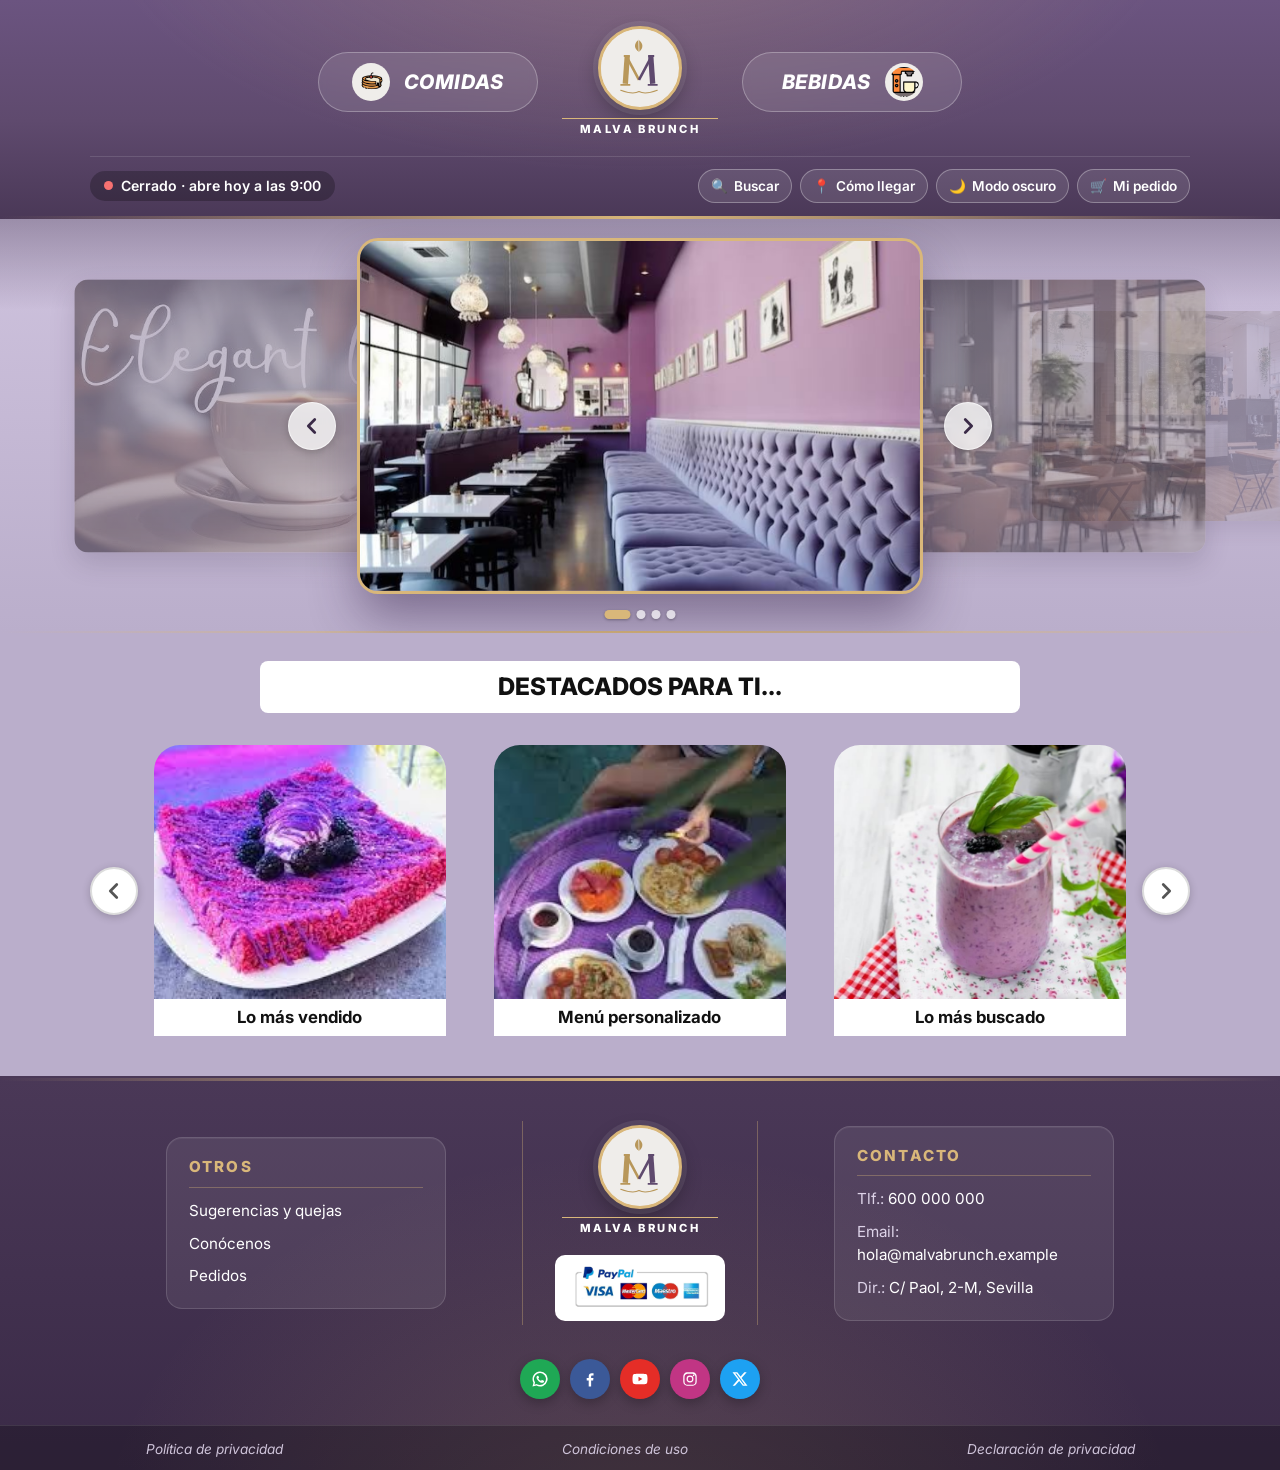
<file: index.html>
<!DOCTYPE html>
<html lang="es">
<head>
  <meta charset="UTF-8">
  <meta name="viewport" content="width=device-width, initial-scale=1.0">
  <title>Malva Brunch · Sevilla</title>
  <meta name="description" content="Malva Brunch en Sevilla: desayunos, comidas, cafés, zumos naturales y menús personalizados.">
  <link rel="icon" type="image/svg+xml" href="img/logo.svg">
  <link rel="preconnect" href="https://fonts.googleapis.com">
  <link rel="preconnect" href="https://fonts.gstatic.com" crossorigin>
  <link href="https://fonts.googleapis.com/css2?family=Inter:ital,wght@0,400;0,600;0,700;0,800;1,400;1,800&display=swap" rel="stylesheet">
  <link rel="stylesheet" href="css/estilos.css">
  <link rel="stylesheet" href="css/tienda.css">
  <link rel="stylesheet" href="css/cabecera-pie.css">
  <meta name="theme-color" content="#5f4a6e">
  <meta property="og:type" content="website">
  <meta property="og:locale" content="es_ES">
  <meta property="og:site_name" content="Malva Brunch">
  <meta property="og:title" content="Malva Brunch · Sevilla">
  <meta property="og:description" content="Malva Brunch en Sevilla: desayunos, comidas, cafés, zumos naturales y menús personalizados.">
  <meta property="og:image" content="img/local-1.jpg">
  <!-- Aplica el modo oscuro antes de pintar la página (sin parpadeo) -->
  <script>try{var t=localStorage.getItem('tema-malva');if(t==='oscuro'||(!t&&matchMedia('(prefers-color-scheme: dark)').matches))document.documentElement.dataset.tema='oscuro'}catch(e){}</script>
</head>
<body>
  <header class="cabecera">
    <nav class="contenedor cabecera-interior" aria-label="Principal">
      <a class="boton-seccion" href="comidas.html">
        <img src="img/icono-comidas.png" alt="" width="40" height="40">
        COMIDAS
      </a>
      <a class="logo" href="index.html" aria-current="page" aria-label="Malva Brunch, inicio">
        <span class="logo-circulo"><img src="img/logo.svg" alt="" width="76" height="76"></span>
        <span class="logo-texto">MALVA BRUNCH</span>
      </a>
      <a class="boton-seccion" href="bebidas.html">
        BEBIDAS
        <img src="img/icono-bebidas.png" alt="" width="40" height="40">
      </a>
    </nav>
    <div class="contenedor barra-herramientas">
      <p class="estado-local" id="estado-local" hidden></p>
      <div class="herramientas">
        <button type="button" class="herramienta" data-abrir="panel-buscar" aria-label="Buscar en la carta">
          <span aria-hidden="true">🔍</span><span class="herramienta-texto">Buscar</span>
        </button>
        <a class="herramienta" href="https://www.google.com/maps/search/?api=1&amp;query=C%2F%20Paol%202-M%2C%20Sevilla" target="_blank" rel="noopener" aria-label="Cómo llegar (abre Google Maps)">
          <span aria-hidden="true">📍</span><span class="herramienta-texto">Cómo llegar</span>
        </a>
        <button type="button" class="herramienta" id="cambiar-tema" aria-pressed="false" aria-label="Modo oscuro">
          <span aria-hidden="true" class="icono-tema">🌙</span><span class="herramienta-texto">Modo oscuro</span>
        </button>
        <button type="button" class="herramienta herramienta-pedido" data-abrir="panel-pedido" aria-label="Mi pedido">
          <span aria-hidden="true">🛒</span><span class="herramienta-texto">Mi pedido</span>
          <b class="contador" data-contador>0</b>
        </button>
      </div>
    </div>
  </header>

  <main>
    <h1 class="sr-only">Malva Brunch en Sevilla: desayunos, cafés y zumos naturales</h1>

    <!-- Datos del negocio para Google (SEO) -->
    <script type="application/ld+json">
    {
      "@context": "https://schema.org",
      "@type": "CafeOrCoffeeShop",
      "name": "Malva Brunch",
      "image": "img/local-1.jpg",
      "telephone": "+34 600 000 000",
      "email": "hola@malvabrunch.example",
      "priceRange": "€",
      "servesCuisine": ["Desayunos", "Cafés", "Zumos naturales"],
      "address": { "@type": "PostalAddress", "streetAddress": "C/ Paol, 2-M", "addressLocality": "Sevilla", "addressCountry": "ES" },
      "openingHoursSpecification": [
        { "@type": "OpeningHoursSpecification", "dayOfWeek": ["Monday", "Tuesday", "Wednesday", "Thursday", "Friday"], "opens": "07:30", "closes": "20:00" },
        { "@type": "OpeningHoursSpecification", "dayOfWeek": ["Saturday", "Sunday"], "opens": "09:00", "closes": "14:00" }
      ]
    }
    </script>

    <!-- Carrusel de fotos del local -->
    <section class="carrusel-local" aria-roledescription="carrusel" aria-label="Fotos del local" tabindex="0">
      <figure class="diapositiva"><img src="img/local-1.jpg" alt="Sala de la cafetería con bancos tapizados en lila y lámparas de cristal" width="626" height="472"></figure>
      <figure class="diapositiva"><img src="img/local-2.jpg" alt="Barra y mesas del local con plantas" width="626" height="210"></figure>
      <figure class="diapositiva"><img src="img/local-3.jpg" alt="Mostrador y mesas de madera junto a los ventanales" width="900" height="584"></figure>
      <figure class="diapositiva"><img src="img/local-4.jpg" alt="Taza de café sobre la mesa" width="686" height="386"></figure>

      <button type="button" class="flecha flecha-anterior" aria-label="Foto anterior">
        <svg viewBox="0 0 24 24" fill="none" stroke="currentColor" stroke-width="3" stroke-linecap="round" stroke-linejoin="round" aria-hidden="true"><path d="M15 5l-7 7 7 7"/></svg>
      </button>
      <button type="button" class="flecha flecha-siguiente" aria-label="Foto siguiente">
        <svg viewBox="0 0 24 24" fill="none" stroke="currentColor" stroke-width="3" stroke-linecap="round" stroke-linejoin="round" aria-hidden="true"><path d="M9 5l7 7-7 7"/></svg>
      </button>
      <div class="puntos"></div>
    </section>

    <!-- Destacados -->
    <section class="seccion" aria-labelledby="titulo-destacados">
      <div class="contenedor">
        <h2 class="titulo-seccion" id="titulo-destacados">Destacados para ti...</h2>

        <div class="carrusel-tarjetas">
          <button type="button" class="flecha flecha-anterior" aria-label="Anterior">
            <svg viewBox="0 0 24 24" fill="none" stroke="currentColor" stroke-width="3" stroke-linecap="round" stroke-linejoin="round" aria-hidden="true"><path d="M15 5l-7 7 7 7"/></svg>
          </button>
          <div class="ventana">
            <div class="pista">
              <a class="tarjeta" href="comidas.html#dulce">
                <div class="tarjeta-imagen"><img src="img/lo-mas-vendido.jpg" alt="Tarta de frutos rojos con moras" loading="lazy"></div>
                <div class="tarjeta-texto">Lo más vendido</div>
              </a>
              <a class="tarjeta" href="comidas.html#mixta">
                <div class="tarjeta-imagen"><img src="img/menu-personalizado.jpg" alt="Bandeja con platos variados para compartir" loading="lazy"></div>
                <div class="tarjeta-texto">Menú personalizado</div>
              </a>
              <a class="tarjeta" href="bebidas.html#zumo">
                <div class="tarjeta-imagen"><img src="img/lo-mas-buscado.jpg" alt="Batido de frutos del bosque con hierbabuena" loading="lazy"></div>
                <div class="tarjeta-texto">Lo más buscado</div>
              </a>
              <a class="tarjeta" href="bebidas.html#cafe">
                <div class="tarjeta-imagen"><img src="img/cafe-capuchino.jpg" alt="Capuchino con canela" loading="lazy"></div>
                <div class="tarjeta-texto">Nuestros cafés</div>
              </a>
              <a class="tarjeta" href="comidas.html#salada">
                <div class="tarjeta-imagen"><img src="img/pensado-tostas.jpg" alt="Tostas variadas para el desayuno" loading="lazy"></div>
                <div class="tarjeta-texto">Desayunos</div>
              </a>
              <a class="tarjeta" href="comidas.html#saludable">
                <div class="tarjeta-imagen"><img src="img/saludable-bowls.jpg" alt="Bowls de fruta fresca con granola" loading="lazy"></div>
                <div class="tarjeta-texto">Opción saludable</div>
              </a>
            </div>
          </div>
          <button type="button" class="flecha flecha-siguiente" aria-label="Siguiente">
            <svg viewBox="0 0 24 24" fill="none" stroke="currentColor" stroke-width="3" stroke-linecap="round" stroke-linejoin="round" aria-hidden="true"><path d="M9 5l7 7-7 7"/></svg>
          </button>
        </div>
      </div>
    </section>
  </main>

  <footer class="pie">
    <div class="contenedor pie-interior">
      <div class="pie-columna">
        <nav class="caja" aria-labelledby="titulo-otros">
          <h2 id="titulo-otros">OTROS</h2>
          <ul>
            <li><a href="info.html#sugerencias">Sugerencias y quejas</a></li>
            <li><a href="info.html#conocenos">Conócenos</a></li>
            <li><a href="info.html#pedidos">Pedidos</a></li>
          </ul>
        </nav>
      </div>
      <div class="pie-columna pie-centro">
        <a class="logo" href="index.html" aria-label="Malva Brunch, inicio">
          <span class="logo-circulo"><img src="img/logo.svg" alt="" width="76" height="76"></span>
          <span class="logo-texto">MALVA BRUNCH</span>
        </a>
        <img class="pagos" src="img/pagos.png" alt="Aceptamos PayPal, Visa, Mastercard, Maestro y American Express" width="170" height="61">
      </div>
      <div class="pie-columna">
        <address class="caja">
          <h2>CONTACTO</h2>
          <ul>
            <li>Tlf.: <a href="tel:+34600000000">600 000 000</a></li>
            <li>Email: <a href="mailto:hola@malvabrunch.example">hola@malvabrunch.example</a></li>
            <li>Dir.: <a href="https://www.google.com/maps/search/?api=1&amp;query=C%2F%20Paol%202-M%2C%20Sevilla" target="_blank" rel="noopener">C/ Paol, 2-M, Sevilla</a></li>
          </ul>
        </address>
      </div>
    </div>
    <!-- Redes sociales (enlazan a la página principal de cada red) -->
    <ul class="redes" aria-label="Redes sociales">
      <li><a class="red-whatsapp" href="https://www.whatsapp.com/" target="_blank" rel="noopener" aria-label="WhatsApp">
        <svg viewBox="0 0 24 24" aria-hidden="true"><path d="M12 2a10 10 0 0 0-8.7 14.9L2 22l5.2-1.3A10 10 0 1 0 12 2zm0 18a8 8 0 0 1-4.1-1.1l-.3-.2-3 .8.8-2.9-.2-.3A8 8 0 1 1 12 20zm4.4-6c-.2-.1-1.4-.7-1.6-.8s-.4-.1-.5.1l-.7.9c-.1.2-.3.2-.5.1a6.5 6.5 0 0 1-3.2-2.8c-.2-.4.2-.4.7-1.3a.4.4 0 0 0 0-.4l-.7-1.7c-.2-.5-.4-.4-.5-.4h-.5a.9.9 0 0 0-.7.3 2.8 2.8 0 0 0-.9 2.1 4.9 4.9 0 0 0 1 2.6 11.2 11.2 0 0 0 4.3 3.8c1.6.7 2.2.7 3 .6a2.6 2.6 0 0 0 1.7-1.2 2.1 2.1 0 0 0 .1-1.2c0-.1-.2-.2-.5-.3z"/></svg>
      </a></li>
      <li><a class="red-facebook" href="https://www.facebook.com/" target="_blank" rel="noopener" aria-label="Facebook">
        <svg viewBox="0 0 24 24" aria-hidden="true"><path d="M13.5 22v-8h2.7l.4-3.2h-3.1V8.8c0-.9.3-1.5 1.6-1.5h1.6V4.4a22 22 0 0 0-2.4-.1c-2.4 0-4 1.4-4 4.1v2.4H7.6V14h2.7v8z"/></svg>
      </a></li>
      <li><a class="red-youtube" href="https://www.youtube.com/" target="_blank" rel="noopener" aria-label="YouTube">
        <svg viewBox="0 0 24 24" aria-hidden="true"><path d="M21.6 7.2a2.5 2.5 0 0 0-1.8-1.8C18.2 5 12 5 12 5s-6.2 0-7.8.4a2.5 2.5 0 0 0-1.8 1.8A26 26 0 0 0 2 12a26 26 0 0 0 .4 4.8 2.5 2.5 0 0 0 1.8 1.8C5.8 19 12 19 12 19s6.2 0 7.8-.4a2.5 2.5 0 0 0 1.8-1.8A26 26 0 0 0 22 12a26 26 0 0 0-.4-4.8zM10 15V9l5.2 3z"/></svg>
      </a></li>
      <li><a class="red-instagram" href="https://www.instagram.com/" target="_blank" rel="noopener" aria-label="Instagram">
        <svg viewBox="0 0 24 24" aria-hidden="true"><path d="M12 7.4A4.6 4.6 0 1 0 16.6 12 4.6 4.6 0 0 0 12 7.4zm0 7.6a3 3 0 1 1 3-3 3 3 0 0 1-3 3zm4.8-8.9a1.1 1.1 0 1 0 1.1 1.1 1.1 1.1 0 0 0-1.1-1.1zM20.9 8a5.3 5.3 0 0 0-1.5-3.4A5.3 5.3 0 0 0 16 3.1C14.7 3 9.3 3 8 3.1a5.3 5.3 0 0 0-3.4 1.5A5.3 5.3 0 0 0 3.1 8C3 9.3 3 14.7 3.1 16a5.3 5.3 0 0 0 1.5 3.4A5.3 5.3 0 0 0 8 20.9c1.3.1 6.7.1 8 0a5.3 5.3 0 0 0 3.4-1.5 5.3 5.3 0 0 0 1.5-3.4c.1-1.3.1-6.7 0-8zm-2 9.6a3 3 0 0 1-1.7 1.7c-1.2.5-4 .4-5.2.4s-4 .1-5.2-.4a3 3 0 0 1-1.7-1.7c-.5-1.2-.4-4-.4-5.2s-.1-4 .4-5.2a3 3 0 0 1 1.7-1.7c1.2-.5 4-.4 5.2-.4s4-.1 5.2.4a3 3 0 0 1 1.7 1.7c.5 1.2.4 4 .4 5.2s.1 4-.4 5.2z"/></svg>
      </a></li>
      <li><a class="red-x" href="https://x.com/" target="_blank" rel="noopener" aria-label="X (Twitter)">
        <svg viewBox="0 0 24 24" aria-hidden="true"><path d="M17.8 3h3.1l-6.8 7.7L22 21h-6.2l-4.9-6.4L5.3 21H2.2l7.2-8.3L2 3h6.4l4.4 5.8zm-1.1 16.2h1.7L7.4 4.7H5.6z"/></svg>
      </a></li>
    </ul>
    <nav class="barra-legal" aria-label="Información legal">
      <ul>
        <li><a href="info.html#privacidad">Política de privacidad</a></li>
        <li><a href="info.html#condiciones">Condiciones de uso</a></li>
        <li><a href="info.html#declaracion">Declaración de privacidad</a></li>
      </ul>
    </nav>
  </footer>


  <!-- Buscador -->
  <dialog class="panel" id="panel-buscar" aria-labelledby="titulo-buscar">
    <div class="panel-cabecera">
      <h2 id="titulo-buscar">Buscar en la carta</h2>
      <button type="button" class="panel-cerrar" data-cerrar aria-label="Cerrar">✕</button>
    </div>
    <input type="search" id="buscador" placeholder="Ej. café, gofres, zumo…" aria-label="Buscar productos" autocomplete="off">
    <ul class="resultados" id="resultados" aria-live="polite"></ul>
  </dialog>

  <!-- Mi pedido -->
  <dialog class="panel" id="panel-pedido" aria-labelledby="titulo-pedido">
    <div class="panel-cabecera">
      <h2 id="titulo-pedido">Mi pedido</h2>
      <button type="button" class="panel-cerrar" data-cerrar aria-label="Cerrar">✕</button>
    </div>
    <ul class="lineas-pedido" id="lineas-pedido"></ul>
    <p class="total-pedido">Total: <b id="total-pedido">0,00 €</b></p>
    <a class="boton boton-whatsapp" id="enviar-pedido" href="#" target="_blank" rel="noopener">Enviar pedido por WhatsApp</a>
    <button type="button" class="vaciar" id="vaciar-pedido">Vaciar pedido</button>
  </dialog>

  <!-- Foto ampliada -->
  <dialog class="visor" id="visor" aria-label="Foto ampliada">
    <button type="button" class="panel-cerrar" data-cerrar aria-label="Cerrar">✕</button>
    <img id="visor-img" src="img/logo.svg" alt="">
    <p id="visor-texto"></p>
  </dialog>

  <button type="button" class="volver-arriba" id="volver-arriba" aria-label="Volver arriba" hidden>↑</button>

  <script src="js/main.js"></script>
  <script src="js/tienda.js"></script>
</body>
</html>
</file>
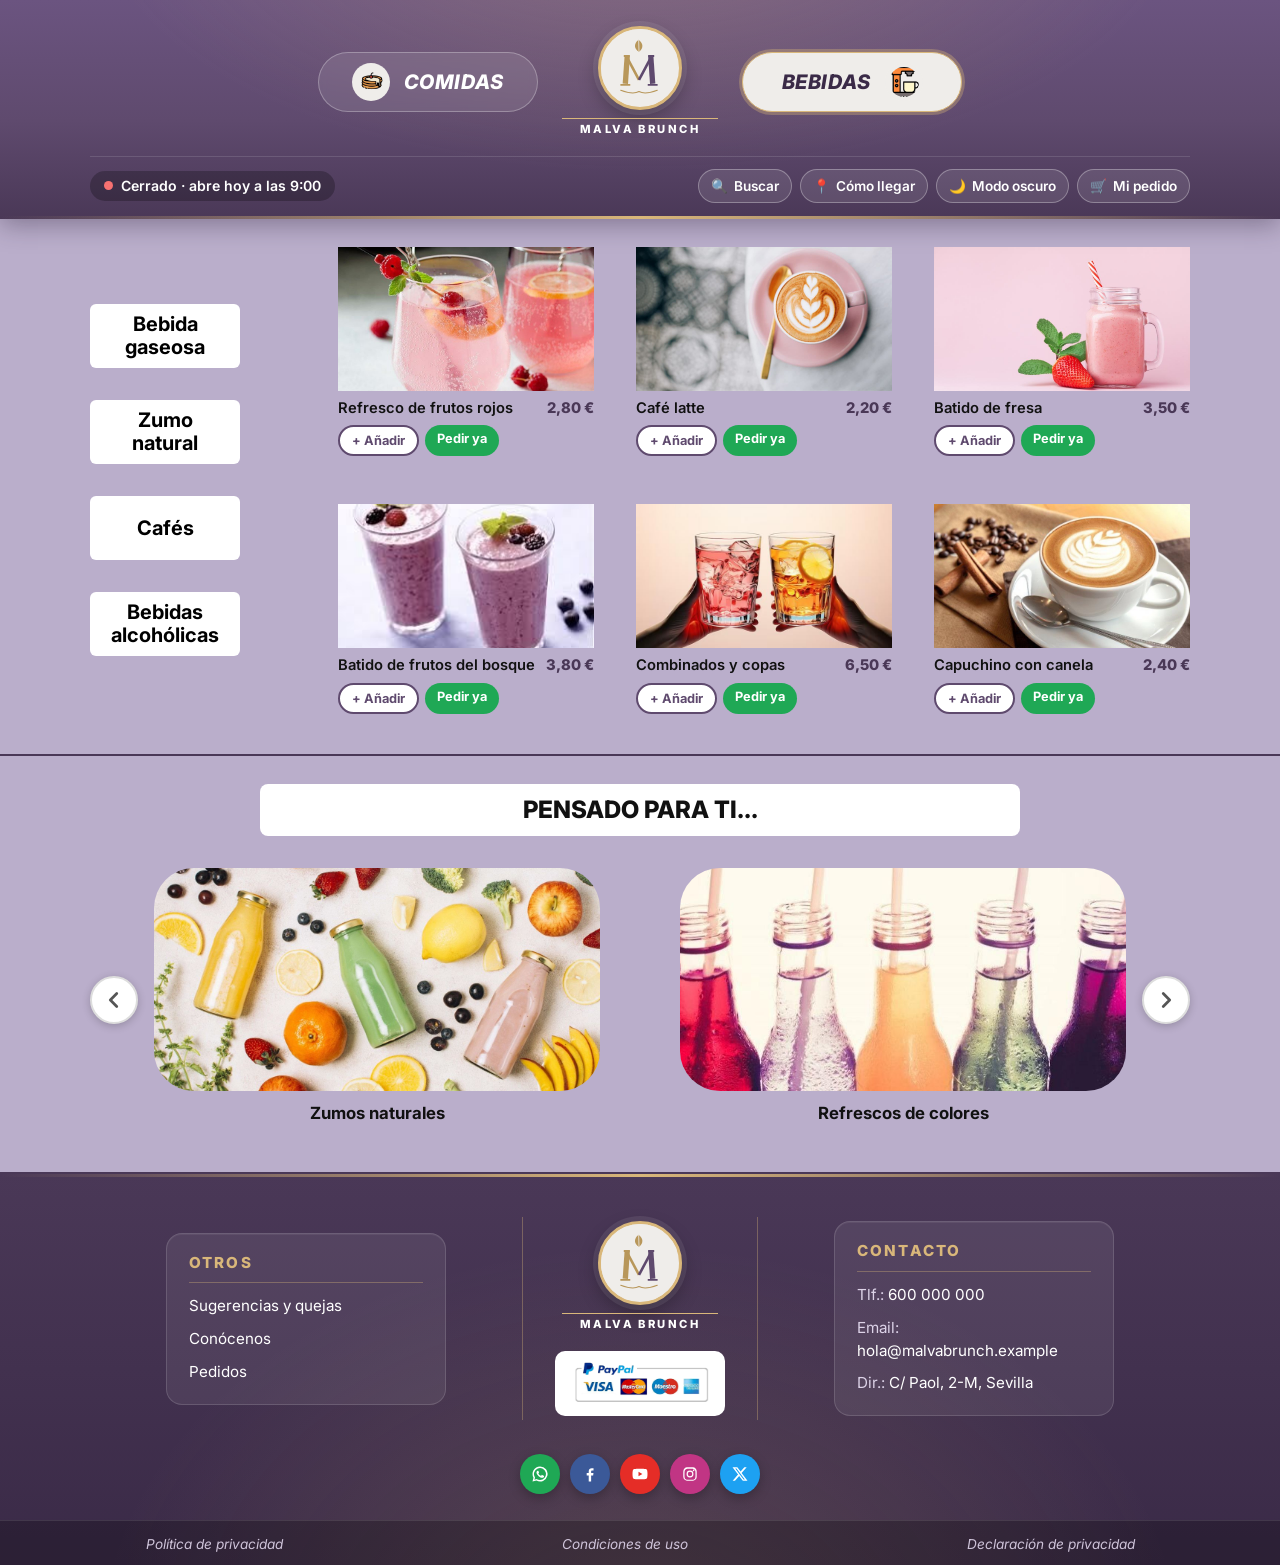
<file: bebidas.html>
<!DOCTYPE html>
<html lang="es">
<head>
  <meta charset="UTF-8">
  <meta name="viewport" content="width=device-width, initial-scale=1.0">
  <title>Bebidas · Malva Brunch</title>
  <meta name="description" content="Bebidas de Malva Brunch: refrescos, zumos naturales, cafés y bebidas alcohólicas.">
  <link rel="icon" type="image/svg+xml" href="img/logo.svg">
  <link rel="preconnect" href="https://fonts.googleapis.com">
  <link rel="preconnect" href="https://fonts.gstatic.com" crossorigin>
  <link href="https://fonts.googleapis.com/css2?family=Inter:ital,wght@0,400;0,600;0,700;0,800;1,400;1,800&display=swap" rel="stylesheet">
  <link rel="stylesheet" href="css/estilos.css">
  <link rel="stylesheet" href="css/tienda.css">
  <link rel="stylesheet" href="css/cabecera-pie.css">
  <meta name="theme-color" content="#5f4a6e">
  <meta property="og:type" content="website">
  <meta property="og:locale" content="es_ES">
  <meta property="og:site_name" content="Malva Brunch">
  <meta property="og:title" content="Bebidas · Malva Brunch">
  <meta property="og:description" content="Bebidas de Malva Brunch: refrescos, zumos naturales, cafés y bebidas alcohólicas.">
  <meta property="og:image" content="img/local-1.jpg">
  <!-- Aplica el modo oscuro antes de pintar la página (sin parpadeo) -->
  <script>try{var t=localStorage.getItem('tema-malva');if(t==='oscuro'||(!t&&matchMedia('(prefers-color-scheme: dark)').matches))document.documentElement.dataset.tema='oscuro'}catch(e){}</script>
</head>
<body>
  <header class="cabecera">
    <nav class="contenedor cabecera-interior" aria-label="Principal">
      <a class="boton-seccion" href="comidas.html">
        <img src="img/icono-comidas.png" alt="" width="40" height="40">
        COMIDAS
      </a>
      <a class="logo" href="index.html" aria-label="Malva Brunch, inicio">
        <span class="logo-circulo"><img src="img/logo.svg" alt="" width="76" height="76"></span>
        <span class="logo-texto">MALVA BRUNCH</span>
      </a>
      <a class="boton-seccion" href="bebidas.html" aria-current="page">
        BEBIDAS
        <img src="img/icono-bebidas.png" alt="" width="40" height="40">
      </a>
    </nav>
    <div class="contenedor barra-herramientas">
      <p class="estado-local" id="estado-local" hidden></p>
      <div class="herramientas">
        <button type="button" class="herramienta" data-abrir="panel-buscar" aria-label="Buscar en la carta">
          <span aria-hidden="true">🔍</span><span class="herramienta-texto">Buscar</span>
        </button>
        <a class="herramienta" href="https://www.google.com/maps/search/?api=1&amp;query=C%2F%20Paol%202-M%2C%20Sevilla" target="_blank" rel="noopener" aria-label="Cómo llegar (abre Google Maps)">
          <span aria-hidden="true">📍</span><span class="herramienta-texto">Cómo llegar</span>
        </a>
        <button type="button" class="herramienta" id="cambiar-tema" aria-pressed="false" aria-label="Modo oscuro">
          <span aria-hidden="true" class="icono-tema">🌙</span><span class="herramienta-texto">Modo oscuro</span>
        </button>
        <button type="button" class="herramienta herramienta-pedido" data-abrir="panel-pedido" aria-label="Mi pedido">
          <span aria-hidden="true">🛒</span><span class="herramienta-texto">Mi pedido</span>
          <b class="contador" data-contador>0</b>
        </button>
      </div>
    </div>
  </header>

  <main>
    <h1 class="sr-only">Bebidas</h1>

    <section class="seccion carta-seccion" aria-label="Carta de bebidas">
      <div class="contenedor carta">
        <ul class="categorias" aria-label="Categorías">
          <li><button type="button" data-categoria="gaseosa" aria-pressed="false">Bebida<br>gaseosa</button></li>
          <li><button type="button" data-categoria="zumo" aria-pressed="false">Zumo<br>natural</button></li>
          <li><button type="button" data-categoria="cafe" aria-pressed="false">Cafés</button></li>
          <li><button type="button" data-categoria="alcohol" aria-pressed="false">Bebidas<br>alcohólicas</button></li>
        </ul>
        <div>
          <ul class="galeria">
            <li data-categoria="gaseosa">
              <figure><button type="button" class="ampliar" aria-label="Ampliar foto: Refresco de frutos rojos"><img src="img/gaseosa-frutos-rojos.jpg" alt="Refresco de frutos rojos" loading="lazy" width="1200" height="675"></button>
                <figcaption><span>Refresco de frutos rojos</span> <span class="precio">2,80 €</span></figcaption></figure>
              <div class="acciones-producto"><button type="button" class="anadir" data-producto="Refresco de frutos rojos">+ Añadir</button><a class="pedir" href="https://wa.me/?text=Hola%2C%20quiero%20pedir%3A%20Refresco%20de%20frutos%20rojos" target="_blank" rel="noopener">Pedir ya</a></div>
            </li>
            <li data-categoria="cafe">
              <figure><button type="button" class="ampliar" aria-label="Ampliar foto: Café latte"><img src="img/cafe-latte.jpg" alt="Café latte" loading="lazy" width="1200" height="675"></button>
                <figcaption><span>Café latte</span> <span class="precio">2,20 €</span></figcaption></figure>
              <div class="acciones-producto"><button type="button" class="anadir" data-producto="Café latte">+ Añadir</button><a class="pedir" href="https://wa.me/?text=Hola%2C%20quiero%20pedir%3A%20Caf%C3%A9%20latte" target="_blank" rel="noopener">Pedir ya</a></div>
            </li>
            <li data-categoria="zumo">
              <figure><button type="button" class="ampliar" aria-label="Ampliar foto: Batido de fresa"><img src="img/zumo-fresa.jpg" alt="Batido de fresa" loading="lazy" width="1200" height="675"></button>
                <figcaption><span>Batido de fresa</span> <span class="precio">3,50 €</span></figcaption></figure>
              <div class="acciones-producto"><button type="button" class="anadir" data-producto="Batido de fresa">+ Añadir</button><a class="pedir" href="https://wa.me/?text=Hola%2C%20quiero%20pedir%3A%20Batido%20de%20fresa" target="_blank" rel="noopener">Pedir ya</a></div>
            </li>
            <li data-categoria="zumo">
              <figure><button type="button" class="ampliar" aria-label="Ampliar foto: Batido de frutos del bosque"><img src="img/zumo-frutos-del-bosque.jpg" alt="Batido de frutos del bosque" loading="lazy" width="1200" height="675"></button>
                <figcaption><span>Batido de frutos del bosque</span> <span class="precio">3,80 €</span></figcaption></figure>
              <div class="acciones-producto"><button type="button" class="anadir" data-producto="Batido de frutos del bosque">+ Añadir</button><a class="pedir" href="https://wa.me/?text=Hola%2C%20quiero%20pedir%3A%20Batido%20de%20frutos%20del%20bosque" target="_blank" rel="noopener">Pedir ya</a></div>
            </li>
            <li data-categoria="alcohol">
              <figure><button type="button" class="ampliar" aria-label="Ampliar foto: Combinados y copas"><img src="img/alcohol-copas.jpg" alt="Combinados y copas" loading="lazy" width="1200" height="675"></button>
                <figcaption><span>Combinados y copas</span> <span class="precio">6,50 €</span></figcaption></figure>
              <div class="acciones-producto"><button type="button" class="anadir" data-producto="Combinados y copas">+ Añadir</button><a class="pedir" href="https://wa.me/?text=Hola%2C%20quiero%20pedir%3A%20Combinados%20y%20copas" target="_blank" rel="noopener">Pedir ya</a></div>
            </li>
            <li data-categoria="cafe">
              <figure><button type="button" class="ampliar" aria-label="Ampliar foto: Capuchino con canela"><img src="img/cafe-capuchino.jpg" alt="Capuchino con canela" loading="lazy" width="1200" height="675"></button>
                <figcaption><span>Capuchino con canela</span> <span class="precio">2,40 €</span></figcaption></figure>
              <div class="acciones-producto"><button type="button" class="anadir" data-producto="Capuchino con canela">+ Añadir</button><a class="pedir" href="https://wa.me/?text=Hola%2C%20quiero%20pedir%3A%20Capuchino%20con%20canela" target="_blank" rel="noopener">Pedir ya</a></div>
            </li>
          </ul>
          <button type="button" class="ver-todo" hidden>Ver todo</button>
        </div>
      </div>
    </section>

    <section class="seccion" aria-labelledby="titulo-pensado">
      <div class="contenedor">
        <h2 class="titulo-seccion" id="titulo-pensado">Pensado para ti...</h2>
        <div class="carrusel-tarjetas ancho">
          <button type="button" class="flecha flecha-anterior" aria-label="Anterior">
            <svg viewBox="0 0 24 24" fill="none" stroke="currentColor" stroke-width="3" stroke-linecap="round" stroke-linejoin="round" aria-hidden="true"><path d="M15 5l-7 7 7 7"/></svg>
          </button>
          <div class="ventana">
            <div class="pista">
              <figure class="tarjeta">
                <div class="tarjeta-imagen"><img src="img/pensado-zumos.jpg" alt="Botellas de zumo natural rodeadas de fruta" loading="lazy"></div>
                <figcaption class="tarjeta-texto">Zumos naturales</figcaption>
              </figure>
              <figure class="tarjeta">
                <div class="tarjeta-imagen"><img src="img/pensado-refrescos.jpg" alt="Botellas de refrescos de varios sabores" loading="lazy"></div>
                <figcaption class="tarjeta-texto">Refrescos de colores</figcaption>
              </figure>
            </div>
          </div>
          <button type="button" class="flecha flecha-siguiente" aria-label="Siguiente">
            <svg viewBox="0 0 24 24" fill="none" stroke="currentColor" stroke-width="3" stroke-linecap="round" stroke-linejoin="round" aria-hidden="true"><path d="M9 5l7 7-7 7"/></svg>
          </button>
        </div>
      </div>
    </section>
  </main>

  <footer class="pie">
    <div class="contenedor pie-interior">
      <div class="pie-columna">
        <nav class="caja" aria-labelledby="titulo-otros">
          <h2 id="titulo-otros">OTROS</h2>
          <ul>
            <li><a href="info.html#sugerencias">Sugerencias y quejas</a></li>
            <li><a href="info.html#conocenos">Conócenos</a></li>
            <li><a href="info.html#pedidos">Pedidos</a></li>
          </ul>
        </nav>
      </div>
      <div class="pie-columna pie-centro">
        <a class="logo" href="index.html" aria-label="Malva Brunch, inicio">
          <span class="logo-circulo"><img src="img/logo.svg" alt="" width="76" height="76"></span>
          <span class="logo-texto">MALVA BRUNCH</span>
        </a>
        <img class="pagos" src="img/pagos.png" alt="Aceptamos PayPal, Visa, Mastercard, Maestro y American Express" width="170" height="61">
      </div>
      <div class="pie-columna">
        <address class="caja">
          <h2>CONTACTO</h2>
          <ul>
            <li>Tlf.: <a href="tel:+34600000000">600 000 000</a></li>
            <li>Email: <a href="mailto:hola@malvabrunch.example">hola@malvabrunch.example</a></li>
            <li>Dir.: <a href="https://www.google.com/maps/search/?api=1&amp;query=C%2F%20Paol%202-M%2C%20Sevilla" target="_blank" rel="noopener">C/ Paol, 2-M, Sevilla</a></li>
          </ul>
        </address>
      </div>
    </div>
    <!-- Redes sociales (enlazan a la página principal de cada red) -->
    <ul class="redes" aria-label="Redes sociales">
      <li><a class="red-whatsapp" href="https://www.whatsapp.com/" target="_blank" rel="noopener" aria-label="WhatsApp">
        <svg viewBox="0 0 24 24" aria-hidden="true"><path d="M12 2a10 10 0 0 0-8.7 14.9L2 22l5.2-1.3A10 10 0 1 0 12 2zm0 18a8 8 0 0 1-4.1-1.1l-.3-.2-3 .8.8-2.9-.2-.3A8 8 0 1 1 12 20zm4.4-6c-.2-.1-1.4-.7-1.6-.8s-.4-.1-.5.1l-.7.9c-.1.2-.3.2-.5.1a6.5 6.5 0 0 1-3.2-2.8c-.2-.4.2-.4.7-1.3a.4.4 0 0 0 0-.4l-.7-1.7c-.2-.5-.4-.4-.5-.4h-.5a.9.9 0 0 0-.7.3 2.8 2.8 0 0 0-.9 2.1 4.9 4.9 0 0 0 1 2.6 11.2 11.2 0 0 0 4.3 3.8c1.6.7 2.2.7 3 .6a2.6 2.6 0 0 0 1.7-1.2 2.1 2.1 0 0 0 .1-1.2c0-.1-.2-.2-.5-.3z"/></svg>
      </a></li>
      <li><a class="red-facebook" href="https://www.facebook.com/" target="_blank" rel="noopener" aria-label="Facebook">
        <svg viewBox="0 0 24 24" aria-hidden="true"><path d="M13.5 22v-8h2.7l.4-3.2h-3.1V8.8c0-.9.3-1.5 1.6-1.5h1.6V4.4a22 22 0 0 0-2.4-.1c-2.4 0-4 1.4-4 4.1v2.4H7.6V14h2.7v8z"/></svg>
      </a></li>
      <li><a class="red-youtube" href="https://www.youtube.com/" target="_blank" rel="noopener" aria-label="YouTube">
        <svg viewBox="0 0 24 24" aria-hidden="true"><path d="M21.6 7.2a2.5 2.5 0 0 0-1.8-1.8C18.2 5 12 5 12 5s-6.2 0-7.8.4a2.5 2.5 0 0 0-1.8 1.8A26 26 0 0 0 2 12a26 26 0 0 0 .4 4.8 2.5 2.5 0 0 0 1.8 1.8C5.8 19 12 19 12 19s6.2 0 7.8-.4a2.5 2.5 0 0 0 1.8-1.8A26 26 0 0 0 22 12a26 26 0 0 0-.4-4.8zM10 15V9l5.2 3z"/></svg>
      </a></li>
      <li><a class="red-instagram" href="https://www.instagram.com/" target="_blank" rel="noopener" aria-label="Instagram">
        <svg viewBox="0 0 24 24" aria-hidden="true"><path d="M12 7.4A4.6 4.6 0 1 0 16.6 12 4.6 4.6 0 0 0 12 7.4zm0 7.6a3 3 0 1 1 3-3 3 3 0 0 1-3 3zm4.8-8.9a1.1 1.1 0 1 0 1.1 1.1 1.1 1.1 0 0 0-1.1-1.1zM20.9 8a5.3 5.3 0 0 0-1.5-3.4A5.3 5.3 0 0 0 16 3.1C14.7 3 9.3 3 8 3.1a5.3 5.3 0 0 0-3.4 1.5A5.3 5.3 0 0 0 3.1 8C3 9.3 3 14.7 3.1 16a5.3 5.3 0 0 0 1.5 3.4A5.3 5.3 0 0 0 8 20.9c1.3.1 6.7.1 8 0a5.3 5.3 0 0 0 3.4-1.5 5.3 5.3 0 0 0 1.5-3.4c.1-1.3.1-6.7 0-8zm-2 9.6a3 3 0 0 1-1.7 1.7c-1.2.5-4 .4-5.2.4s-4 .1-5.2-.4a3 3 0 0 1-1.7-1.7c-.5-1.2-.4-4-.4-5.2s-.1-4 .4-5.2a3 3 0 0 1 1.7-1.7c1.2-.5 4-.4 5.2-.4s4-.1 5.2.4a3 3 0 0 1 1.7 1.7c.5 1.2.4 4 .4 5.2s.1 4-.4 5.2z"/></svg>
      </a></li>
      <li><a class="red-x" href="https://x.com/" target="_blank" rel="noopener" aria-label="X (Twitter)">
        <svg viewBox="0 0 24 24" aria-hidden="true"><path d="M17.8 3h3.1l-6.8 7.7L22 21h-6.2l-4.9-6.4L5.3 21H2.2l7.2-8.3L2 3h6.4l4.4 5.8zm-1.1 16.2h1.7L7.4 4.7H5.6z"/></svg>
      </a></li>
    </ul>
    <nav class="barra-legal" aria-label="Información legal">
      <ul>
        <li><a href="info.html#privacidad">Política de privacidad</a></li>
        <li><a href="info.html#condiciones">Condiciones de uso</a></li>
        <li><a href="info.html#declaracion">Declaración de privacidad</a></li>
      </ul>
    </nav>
  </footer>


  <!-- Buscador -->
  <dialog class="panel" id="panel-buscar" aria-labelledby="titulo-buscar">
    <div class="panel-cabecera">
      <h2 id="titulo-buscar">Buscar en la carta</h2>
      <button type="button" class="panel-cerrar" data-cerrar aria-label="Cerrar">✕</button>
    </div>
    <input type="search" id="buscador" placeholder="Ej. café, gofres, zumo…" aria-label="Buscar productos" autocomplete="off">
    <ul class="resultados" id="resultados" aria-live="polite"></ul>
  </dialog>

  <!-- Mi pedido -->
  <dialog class="panel" id="panel-pedido" aria-labelledby="titulo-pedido">
    <div class="panel-cabecera">
      <h2 id="titulo-pedido">Mi pedido</h2>
      <button type="button" class="panel-cerrar" data-cerrar aria-label="Cerrar">✕</button>
    </div>
    <ul class="lineas-pedido" id="lineas-pedido"></ul>
    <p class="total-pedido">Total: <b id="total-pedido">0,00 €</b></p>
    <a class="boton boton-whatsapp" id="enviar-pedido" href="#" target="_blank" rel="noopener">Enviar pedido por WhatsApp</a>
    <button type="button" class="vaciar" id="vaciar-pedido">Vaciar pedido</button>
  </dialog>

  <!-- Foto ampliada -->
  <dialog class="visor" id="visor" aria-label="Foto ampliada">
    <button type="button" class="panel-cerrar" data-cerrar aria-label="Cerrar">✕</button>
    <img id="visor-img" src="img/logo.svg" alt="">
    <p id="visor-texto"></p>
  </dialog>

  <button type="button" class="volver-arriba" id="volver-arriba" aria-label="Volver arriba" hidden>↑</button>

  <script src="js/main.js"></script>
  <script src="js/tienda.js"></script>
</body>
</html>
</file>
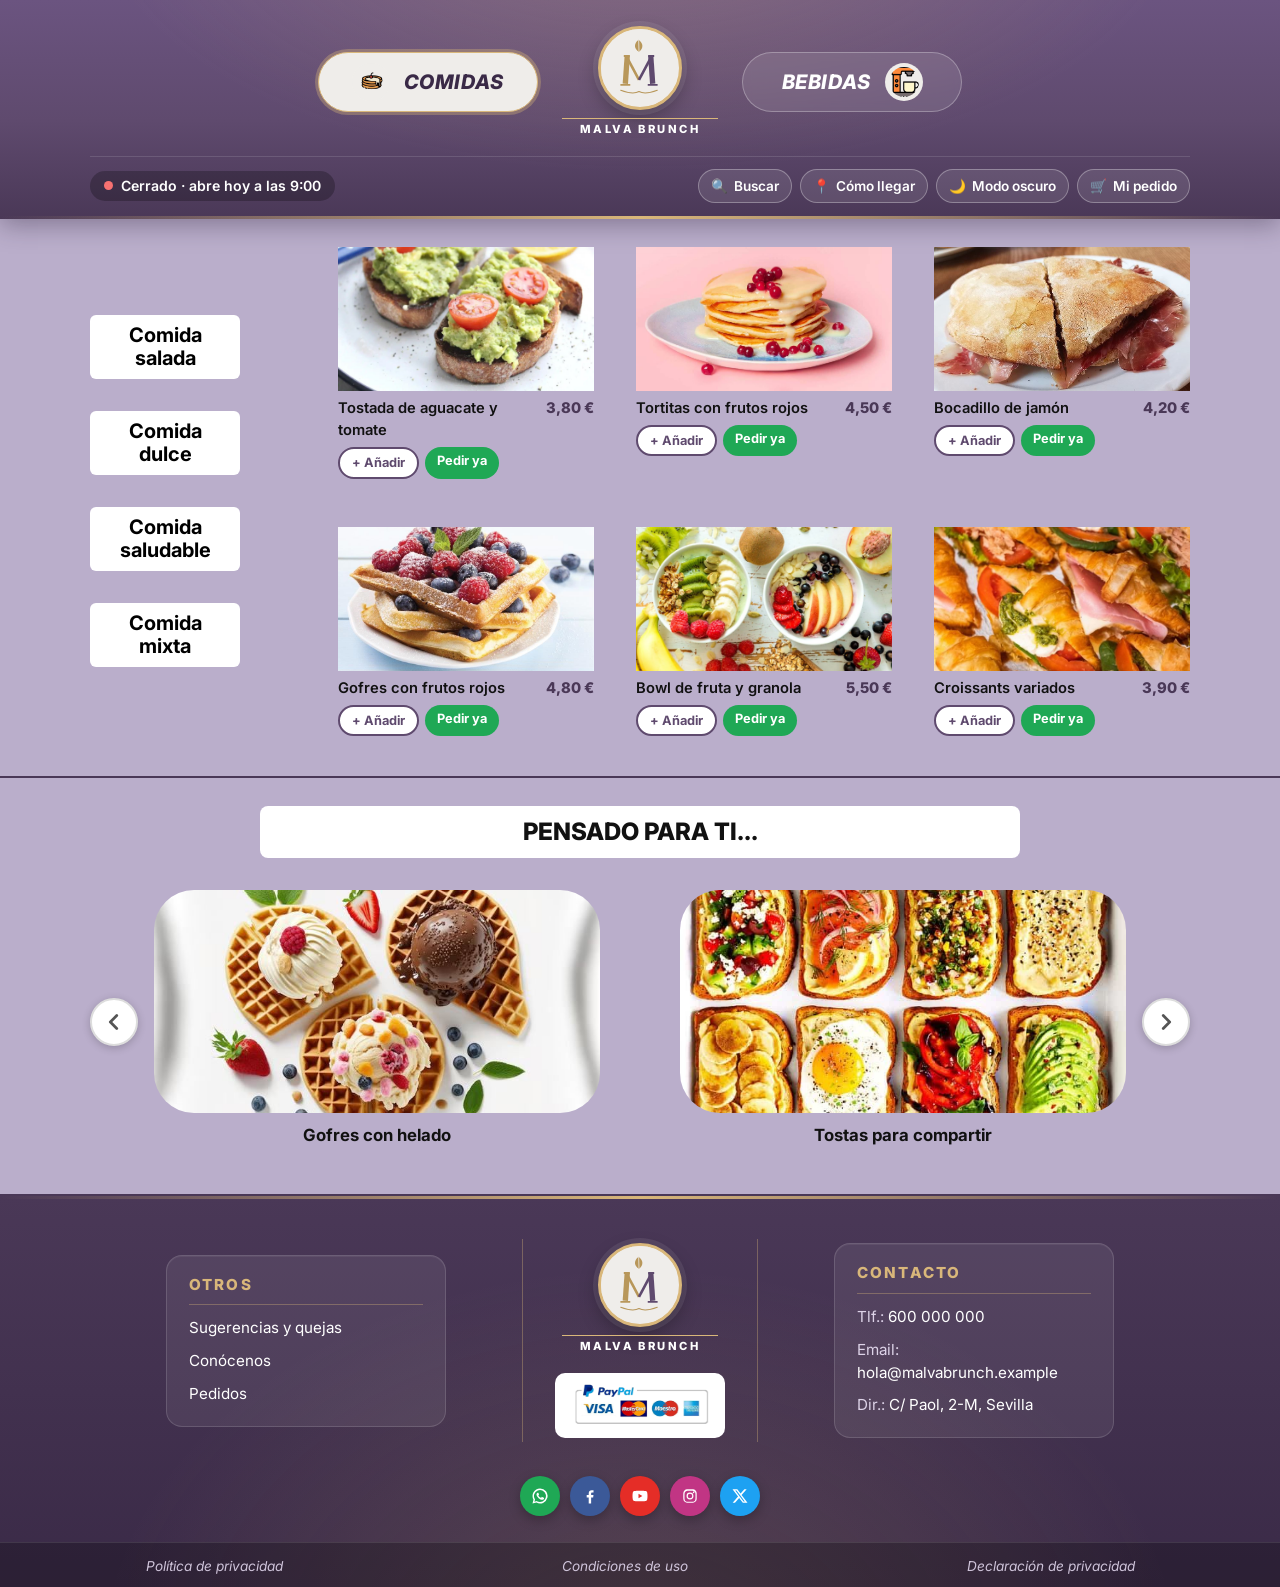
<file: comidas.html>
<!DOCTYPE html>
<html lang="es">
<head>
  <meta charset="UTF-8">
  <meta name="viewport" content="width=device-width, initial-scale=1.0">
  <title>Comidas · Malva Brunch</title>
  <meta name="description" content="Carta de comidas de Malva Brunch: salado, dulce, saludable y mixto.">
  <link rel="icon" type="image/svg+xml" href="img/logo.svg">
  <link rel="preconnect" href="https://fonts.googleapis.com">
  <link rel="preconnect" href="https://fonts.gstatic.com" crossorigin>
  <link href="https://fonts.googleapis.com/css2?family=Inter:ital,wght@0,400;0,600;0,700;0,800;1,400;1,800&display=swap" rel="stylesheet">
  <link rel="stylesheet" href="css/estilos.css">
  <link rel="stylesheet" href="css/tienda.css">
  <link rel="stylesheet" href="css/cabecera-pie.css">
  <meta name="theme-color" content="#5f4a6e">
  <meta property="og:type" content="website">
  <meta property="og:locale" content="es_ES">
  <meta property="og:site_name" content="Malva Brunch">
  <meta property="og:title" content="Comidas · Malva Brunch">
  <meta property="og:description" content="Carta de comidas de Malva Brunch: salado, dulce, saludable y mixto.">
  <meta property="og:image" content="img/local-1.jpg">
  <!-- Aplica el modo oscuro antes de pintar la página (sin parpadeo) -->
  <script>try{var t=localStorage.getItem('tema-malva');if(t==='oscuro'||(!t&&matchMedia('(prefers-color-scheme: dark)').matches))document.documentElement.dataset.tema='oscuro'}catch(e){}</script>
</head>
<body>
  <header class="cabecera">
    <nav class="contenedor cabecera-interior" aria-label="Principal">
      <a class="boton-seccion" href="comidas.html" aria-current="page">
        <img src="img/icono-comidas.png" alt="" width="40" height="40">
        COMIDAS
      </a>
      <a class="logo" href="index.html" aria-label="Malva Brunch, inicio">
        <span class="logo-circulo"><img src="img/logo.svg" alt="" width="76" height="76"></span>
        <span class="logo-texto">MALVA BRUNCH</span>
      </a>
      <a class="boton-seccion" href="bebidas.html">
        BEBIDAS
        <img src="img/icono-bebidas.png" alt="" width="40" height="40">
      </a>
    </nav>
    <div class="contenedor barra-herramientas">
      <p class="estado-local" id="estado-local" hidden></p>
      <div class="herramientas">
        <button type="button" class="herramienta" data-abrir="panel-buscar" aria-label="Buscar en la carta">
          <span aria-hidden="true">🔍</span><span class="herramienta-texto">Buscar</span>
        </button>
        <a class="herramienta" href="https://www.google.com/maps/search/?api=1&amp;query=C%2F%20Paol%202-M%2C%20Sevilla" target="_blank" rel="noopener" aria-label="Cómo llegar (abre Google Maps)">
          <span aria-hidden="true">📍</span><span class="herramienta-texto">Cómo llegar</span>
        </a>
        <button type="button" class="herramienta" id="cambiar-tema" aria-pressed="false" aria-label="Modo oscuro">
          <span aria-hidden="true" class="icono-tema">🌙</span><span class="herramienta-texto">Modo oscuro</span>
        </button>
        <button type="button" class="herramienta herramienta-pedido" data-abrir="panel-pedido" aria-label="Mi pedido">
          <span aria-hidden="true">🛒</span><span class="herramienta-texto">Mi pedido</span>
          <b class="contador" data-contador>0</b>
        </button>
      </div>
    </div>
  </header>

  <main>
    <h1 class="sr-only">Comidas</h1>

    <section class="seccion carta-seccion" aria-label="Carta de comidas">
      <div class="contenedor carta">
        <ul class="categorias" aria-label="Categorías">
          <li><button type="button" data-categoria="salada" aria-pressed="false">Comida<br>salada</button></li>
          <li><button type="button" data-categoria="dulce" aria-pressed="false">Comida<br>dulce</button></li>
          <li><button type="button" data-categoria="saludable" aria-pressed="false">Comida<br>saludable</button></li>
          <li><button type="button" data-categoria="mixta" aria-pressed="false">Comida<br>mixta</button></li>
        </ul>
        <div>
          <ul class="galeria">
            <li data-categoria="salada">
              <figure><button type="button" class="ampliar" aria-label="Ampliar foto: Tostada de aguacate y tomate"><img src="img/salada-tostada-aguacate.jpg" alt="Tostada de aguacate y tomate" loading="lazy" width="1200" height="675"></button>
                <figcaption><span>Tostada de aguacate y tomate</span> <span class="precio">3,80 €</span></figcaption></figure>
              <div class="acciones-producto"><button type="button" class="anadir" data-producto="Tostada de aguacate y tomate">+ Añadir</button><a class="pedir" href="https://wa.me/?text=Hola%2C%20quiero%20pedir%3A%20Tostada%20de%20aguacate%20y%20tomate" target="_blank" rel="noopener">Pedir ya</a></div>
            </li>
            <li data-categoria="dulce">
              <figure><button type="button" class="ampliar" aria-label="Ampliar foto: Tortitas con frutos rojos"><img src="img/dulce-tortitas.jpg" alt="Tortitas con frutos rojos" loading="lazy" width="1200" height="675"></button>
                <figcaption><span>Tortitas con frutos rojos</span> <span class="precio">4,50 €</span></figcaption></figure>
              <div class="acciones-producto"><button type="button" class="anadir" data-producto="Tortitas con frutos rojos">+ Añadir</button><a class="pedir" href="https://wa.me/?text=Hola%2C%20quiero%20pedir%3A%20Tortitas%20con%20frutos%20rojos" target="_blank" rel="noopener">Pedir ya</a></div>
            </li>
            <li data-categoria="salada">
              <figure><button type="button" class="ampliar" aria-label="Ampliar foto: Bocadillo de jamón"><img src="img/salada-bocadillo.jpg" alt="Bocadillo de jamón" loading="lazy" width="1200" height="675"></button>
                <figcaption><span>Bocadillo de jamón</span> <span class="precio">4,20 €</span></figcaption></figure>
              <div class="acciones-producto"><button type="button" class="anadir" data-producto="Bocadillo de jamón">+ Añadir</button><a class="pedir" href="https://wa.me/?text=Hola%2C%20quiero%20pedir%3A%20Bocadillo%20de%20jam%C3%B3n" target="_blank" rel="noopener">Pedir ya</a></div>
            </li>
            <li data-categoria="dulce">
              <figure><button type="button" class="ampliar" aria-label="Ampliar foto: Gofres con frutos rojos"><img src="img/dulce-gofres.jpg" alt="Gofres con frutos rojos" loading="lazy" width="1200" height="675"></button>
                <figcaption><span>Gofres con frutos rojos</span> <span class="precio">4,80 €</span></figcaption></figure>
              <div class="acciones-producto"><button type="button" class="anadir" data-producto="Gofres con frutos rojos">+ Añadir</button><a class="pedir" href="https://wa.me/?text=Hola%2C%20quiero%20pedir%3A%20Gofres%20con%20frutos%20rojos" target="_blank" rel="noopener">Pedir ya</a></div>
            </li>
            <li data-categoria="saludable">
              <figure><button type="button" class="ampliar" aria-label="Ampliar foto: Bowl de fruta y granola"><img src="img/saludable-bowls.jpg" alt="Bowl de fruta y granola" loading="lazy" width="1200" height="675"></button>
                <figcaption><span>Bowl de fruta y granola</span> <span class="precio">5,50 €</span></figcaption></figure>
              <div class="acciones-producto"><button type="button" class="anadir" data-producto="Bowl de fruta y granola">+ Añadir</button><a class="pedir" href="https://wa.me/?text=Hola%2C%20quiero%20pedir%3A%20Bowl%20de%20fruta%20y%20granola" target="_blank" rel="noopener">Pedir ya</a></div>
            </li>
            <li data-categoria="mixta">
              <figure><button type="button" class="ampliar" aria-label="Ampliar foto: Croissants variados"><img src="img/mixta-croissants.jpg" alt="Croissants variados" loading="lazy" width="1200" height="675"></button>
                <figcaption><span>Croissants variados</span> <span class="precio">3,90 €</span></figcaption></figure>
              <div class="acciones-producto"><button type="button" class="anadir" data-producto="Croissants variados">+ Añadir</button><a class="pedir" href="https://wa.me/?text=Hola%2C%20quiero%20pedir%3A%20Croissants%20variados" target="_blank" rel="noopener">Pedir ya</a></div>
            </li>
          </ul>
          <button type="button" class="ver-todo" hidden>Ver todo</button>
        </div>
      </div>
    </section>

    <section class="seccion" aria-labelledby="titulo-pensado">
      <div class="contenedor">
        <h2 class="titulo-seccion" id="titulo-pensado">Pensado para ti...</h2>
        <div class="carrusel-tarjetas ancho">
          <button type="button" class="flecha flecha-anterior" aria-label="Anterior">
            <svg viewBox="0 0 24 24" fill="none" stroke="currentColor" stroke-width="3" stroke-linecap="round" stroke-linejoin="round" aria-hidden="true"><path d="M15 5l-7 7 7 7"/></svg>
          </button>
          <div class="ventana">
            <div class="pista">
              <figure class="tarjeta">
                <div class="tarjeta-imagen"><img src="img/pensado-gofres-helado.jpg" alt="Gofres con bolas de helado y frutos rojos" loading="lazy"></div>
                <figcaption class="tarjeta-texto">Gofres con helado</figcaption>
              </figure>
              <figure class="tarjeta">
                <div class="tarjeta-imagen"><img src="img/pensado-tostas.jpg" alt="Tostas variadas con huevo, aguacate y verduras" loading="lazy"></div>
                <figcaption class="tarjeta-texto">Tostas para compartir</figcaption>
              </figure>
            </div>
          </div>
          <button type="button" class="flecha flecha-siguiente" aria-label="Siguiente">
            <svg viewBox="0 0 24 24" fill="none" stroke="currentColor" stroke-width="3" stroke-linecap="round" stroke-linejoin="round" aria-hidden="true"><path d="M9 5l7 7-7 7"/></svg>
          </button>
        </div>
      </div>
    </section>
  </main>

  <footer class="pie">
    <div class="contenedor pie-interior">
      <div class="pie-columna">
        <nav class="caja" aria-labelledby="titulo-otros">
          <h2 id="titulo-otros">OTROS</h2>
          <ul>
            <li><a href="info.html#sugerencias">Sugerencias y quejas</a></li>
            <li><a href="info.html#conocenos">Conócenos</a></li>
            <li><a href="info.html#pedidos">Pedidos</a></li>
          </ul>
        </nav>
      </div>
      <div class="pie-columna pie-centro">
        <a class="logo" href="index.html" aria-label="Malva Brunch, inicio">
          <span class="logo-circulo"><img src="img/logo.svg" alt="" width="76" height="76"></span>
          <span class="logo-texto">MALVA BRUNCH</span>
        </a>
        <img class="pagos" src="img/pagos.png" alt="Aceptamos PayPal, Visa, Mastercard, Maestro y American Express" width="170" height="61">
      </div>
      <div class="pie-columna">
        <address class="caja">
          <h2>CONTACTO</h2>
          <ul>
            <li>Tlf.: <a href="tel:+34600000000">600 000 000</a></li>
            <li>Email: <a href="mailto:hola@malvabrunch.example">hola@malvabrunch.example</a></li>
            <li>Dir.: <a href="https://www.google.com/maps/search/?api=1&amp;query=C%2F%20Paol%202-M%2C%20Sevilla" target="_blank" rel="noopener">C/ Paol, 2-M, Sevilla</a></li>
          </ul>
        </address>
      </div>
    </div>
    <!-- Redes sociales (enlazan a la página principal de cada red) -->
    <ul class="redes" aria-label="Redes sociales">
      <li><a class="red-whatsapp" href="https://www.whatsapp.com/" target="_blank" rel="noopener" aria-label="WhatsApp">
        <svg viewBox="0 0 24 24" aria-hidden="true"><path d="M12 2a10 10 0 0 0-8.7 14.9L2 22l5.2-1.3A10 10 0 1 0 12 2zm0 18a8 8 0 0 1-4.1-1.1l-.3-.2-3 .8.8-2.9-.2-.3A8 8 0 1 1 12 20zm4.4-6c-.2-.1-1.4-.7-1.6-.8s-.4-.1-.5.1l-.7.9c-.1.2-.3.2-.5.1a6.5 6.5 0 0 1-3.2-2.8c-.2-.4.2-.4.7-1.3a.4.4 0 0 0 0-.4l-.7-1.7c-.2-.5-.4-.4-.5-.4h-.5a.9.9 0 0 0-.7.3 2.8 2.8 0 0 0-.9 2.1 4.9 4.9 0 0 0 1 2.6 11.2 11.2 0 0 0 4.3 3.8c1.6.7 2.2.7 3 .6a2.6 2.6 0 0 0 1.7-1.2 2.1 2.1 0 0 0 .1-1.2c0-.1-.2-.2-.5-.3z"/></svg>
      </a></li>
      <li><a class="red-facebook" href="https://www.facebook.com/" target="_blank" rel="noopener" aria-label="Facebook">
        <svg viewBox="0 0 24 24" aria-hidden="true"><path d="M13.5 22v-8h2.7l.4-3.2h-3.1V8.8c0-.9.3-1.5 1.6-1.5h1.6V4.4a22 22 0 0 0-2.4-.1c-2.4 0-4 1.4-4 4.1v2.4H7.6V14h2.7v8z"/></svg>
      </a></li>
      <li><a class="red-youtube" href="https://www.youtube.com/" target="_blank" rel="noopener" aria-label="YouTube">
        <svg viewBox="0 0 24 24" aria-hidden="true"><path d="M21.6 7.2a2.5 2.5 0 0 0-1.8-1.8C18.2 5 12 5 12 5s-6.2 0-7.8.4a2.5 2.5 0 0 0-1.8 1.8A26 26 0 0 0 2 12a26 26 0 0 0 .4 4.8 2.5 2.5 0 0 0 1.8 1.8C5.8 19 12 19 12 19s6.2 0 7.8-.4a2.5 2.5 0 0 0 1.8-1.8A26 26 0 0 0 22 12a26 26 0 0 0-.4-4.8zM10 15V9l5.2 3z"/></svg>
      </a></li>
      <li><a class="red-instagram" href="https://www.instagram.com/" target="_blank" rel="noopener" aria-label="Instagram">
        <svg viewBox="0 0 24 24" aria-hidden="true"><path d="M12 7.4A4.6 4.6 0 1 0 16.6 12 4.6 4.6 0 0 0 12 7.4zm0 7.6a3 3 0 1 1 3-3 3 3 0 0 1-3 3zm4.8-8.9a1.1 1.1 0 1 0 1.1 1.1 1.1 1.1 0 0 0-1.1-1.1zM20.9 8a5.3 5.3 0 0 0-1.5-3.4A5.3 5.3 0 0 0 16 3.1C14.7 3 9.3 3 8 3.1a5.3 5.3 0 0 0-3.4 1.5A5.3 5.3 0 0 0 3.1 8C3 9.3 3 14.7 3.1 16a5.3 5.3 0 0 0 1.5 3.4A5.3 5.3 0 0 0 8 20.9c1.3.1 6.7.1 8 0a5.3 5.3 0 0 0 3.4-1.5 5.3 5.3 0 0 0 1.5-3.4c.1-1.3.1-6.7 0-8zm-2 9.6a3 3 0 0 1-1.7 1.7c-1.2.5-4 .4-5.2.4s-4 .1-5.2-.4a3 3 0 0 1-1.7-1.7c-.5-1.2-.4-4-.4-5.2s-.1-4 .4-5.2a3 3 0 0 1 1.7-1.7c1.2-.5 4-.4 5.2-.4s4-.1 5.2.4a3 3 0 0 1 1.7 1.7c.5 1.2.4 4 .4 5.2s.1 4-.4 5.2z"/></svg>
      </a></li>
      <li><a class="red-x" href="https://x.com/" target="_blank" rel="noopener" aria-label="X (Twitter)">
        <svg viewBox="0 0 24 24" aria-hidden="true"><path d="M17.8 3h3.1l-6.8 7.7L22 21h-6.2l-4.9-6.4L5.3 21H2.2l7.2-8.3L2 3h6.4l4.4 5.8zm-1.1 16.2h1.7L7.4 4.7H5.6z"/></svg>
      </a></li>
    </ul>
    <nav class="barra-legal" aria-label="Información legal">
      <ul>
        <li><a href="info.html#privacidad">Política de privacidad</a></li>
        <li><a href="info.html#condiciones">Condiciones de uso</a></li>
        <li><a href="info.html#declaracion">Declaración de privacidad</a></li>
      </ul>
    </nav>
  </footer>


  <!-- Buscador -->
  <dialog class="panel" id="panel-buscar" aria-labelledby="titulo-buscar">
    <div class="panel-cabecera">
      <h2 id="titulo-buscar">Buscar en la carta</h2>
      <button type="button" class="panel-cerrar" data-cerrar aria-label="Cerrar">✕</button>
    </div>
    <input type="search" id="buscador" placeholder="Ej. café, gofres, zumo…" aria-label="Buscar productos" autocomplete="off">
    <ul class="resultados" id="resultados" aria-live="polite"></ul>
  </dialog>

  <!-- Mi pedido -->
  <dialog class="panel" id="panel-pedido" aria-labelledby="titulo-pedido">
    <div class="panel-cabecera">
      <h2 id="titulo-pedido">Mi pedido</h2>
      <button type="button" class="panel-cerrar" data-cerrar aria-label="Cerrar">✕</button>
    </div>
    <ul class="lineas-pedido" id="lineas-pedido"></ul>
    <p class="total-pedido">Total: <b id="total-pedido">0,00 €</b></p>
    <a class="boton boton-whatsapp" id="enviar-pedido" href="#" target="_blank" rel="noopener">Enviar pedido por WhatsApp</a>
    <button type="button" class="vaciar" id="vaciar-pedido">Vaciar pedido</button>
  </dialog>

  <!-- Foto ampliada -->
  <dialog class="visor" id="visor" aria-label="Foto ampliada">
    <button type="button" class="panel-cerrar" data-cerrar aria-label="Cerrar">✕</button>
    <img id="visor-img" src="img/logo.svg" alt="">
    <p id="visor-texto"></p>
  </dialog>

  <button type="button" class="volver-arriba" id="volver-arriba" aria-label="Volver arriba" hidden>↑</button>

  <script src="js/main.js"></script>
  <script src="js/tienda.js"></script>
</body>
</html>
</file>
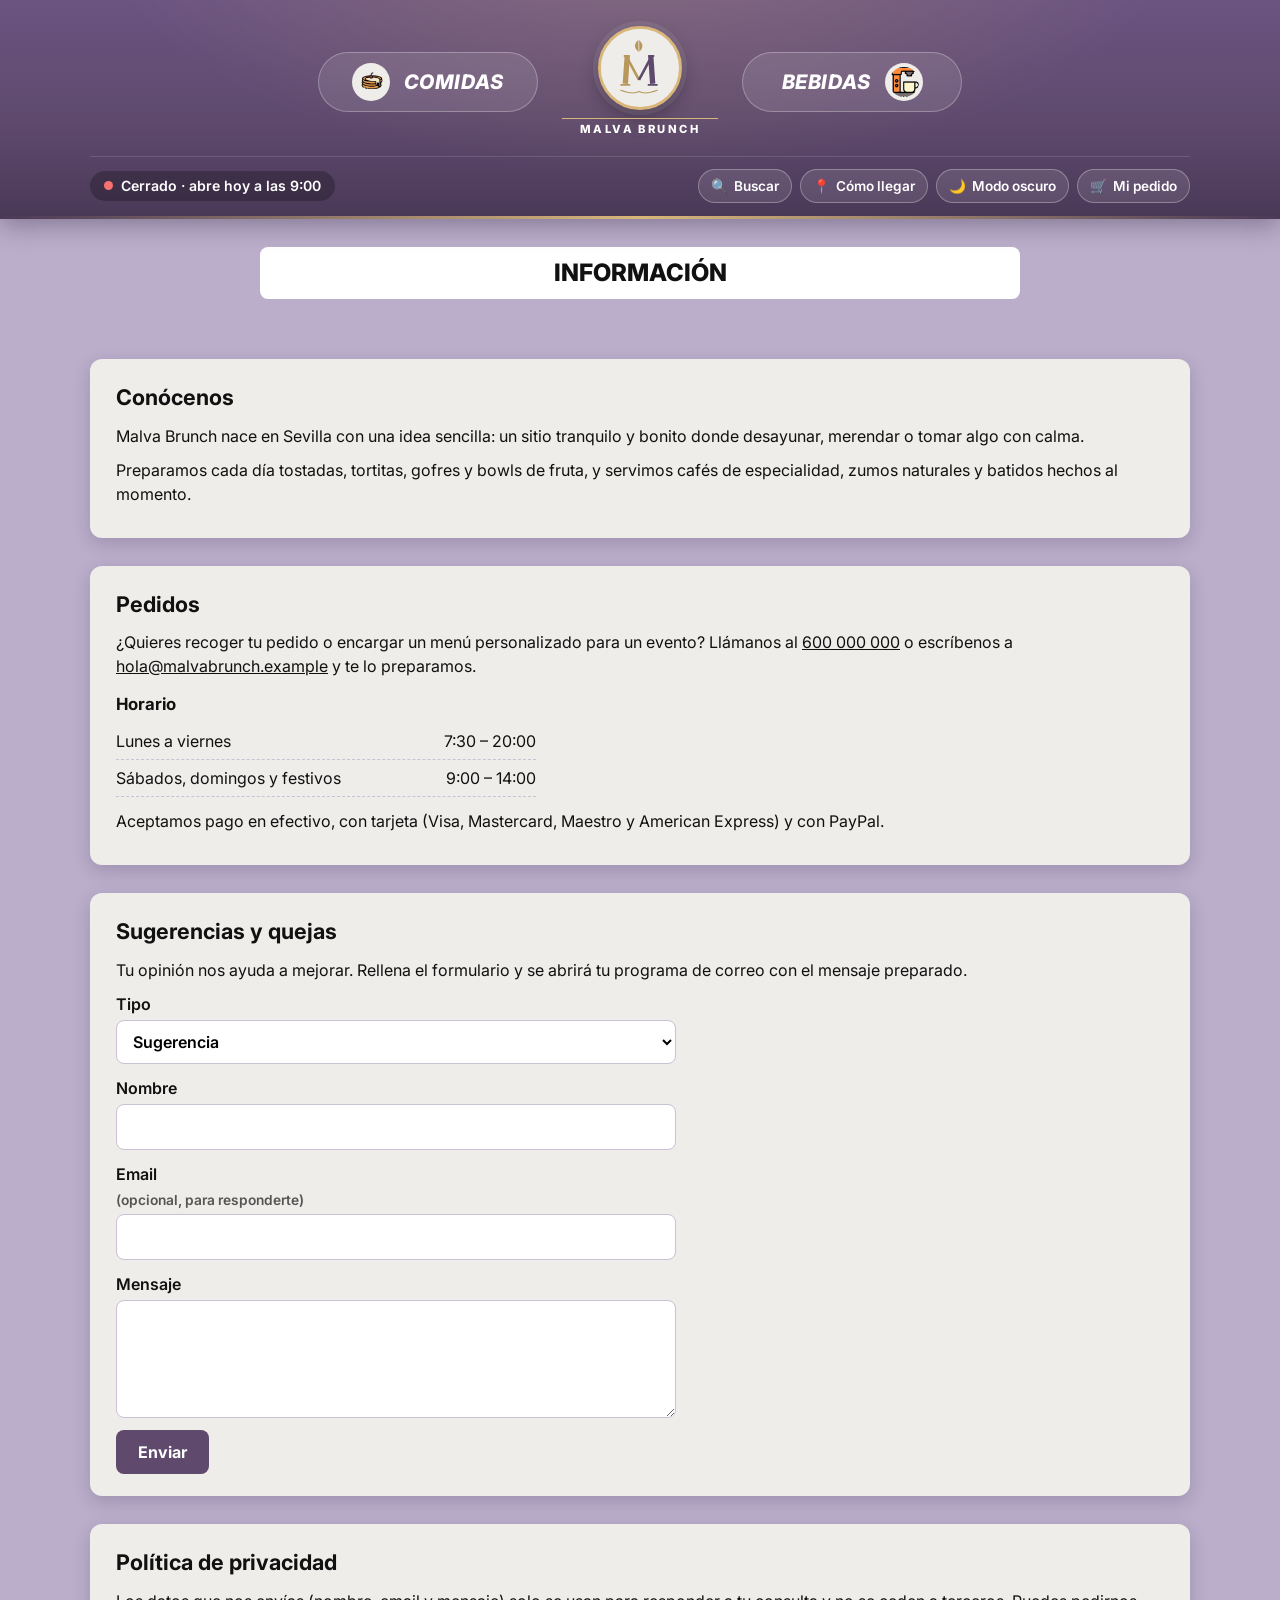
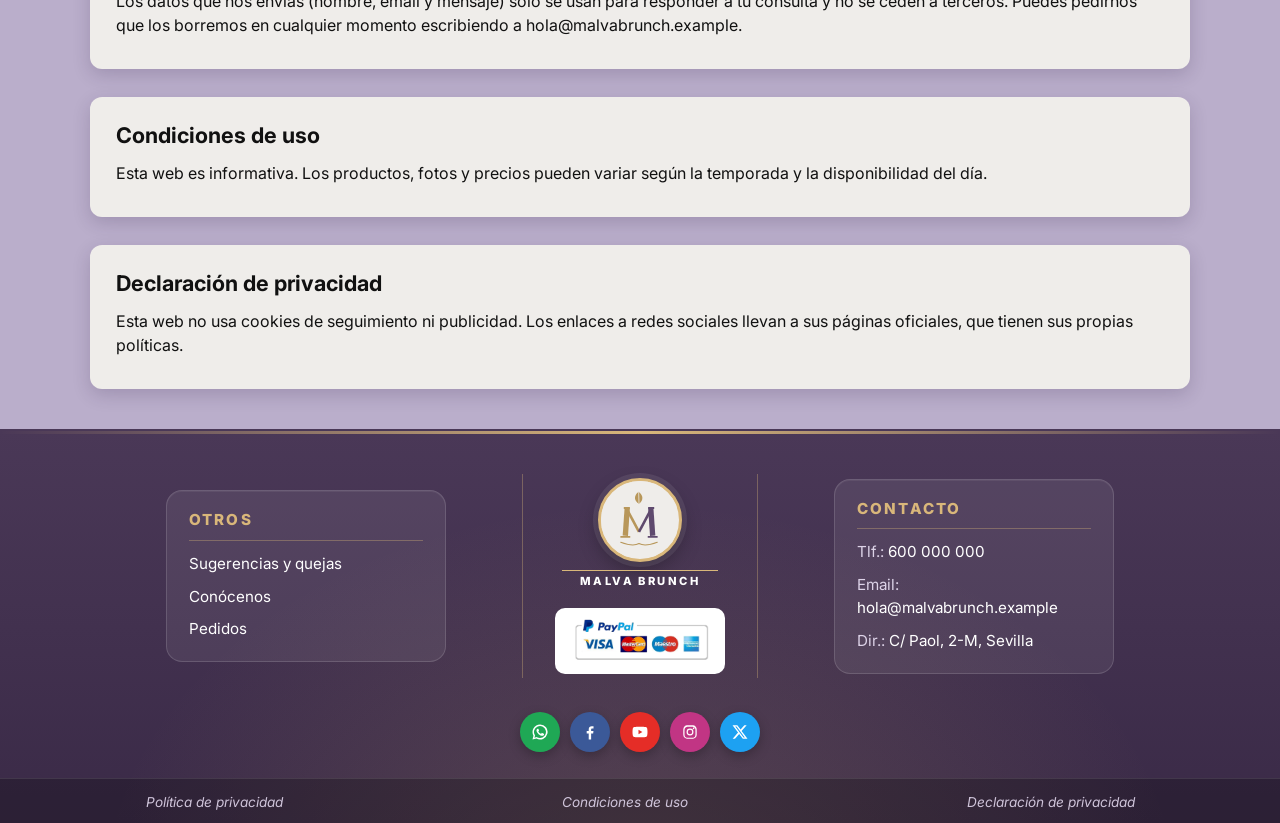
<file: info.html>
<!DOCTYPE html>
<html lang="es">
<head>
  <meta charset="UTF-8">
  <meta name="viewport" content="width=device-width, initial-scale=1.0">
  <title>Información · Malva Brunch</title>
  <meta name="description" content="Conoce Malva Brunch: pedidos, sugerencias y quejas e información legal.">
  <link rel="icon" type="image/svg+xml" href="img/logo.svg">
  <link rel="preconnect" href="https://fonts.googleapis.com">
  <link rel="preconnect" href="https://fonts.gstatic.com" crossorigin>
  <link href="https://fonts.googleapis.com/css2?family=Inter:ital,wght@0,400;0,600;0,700;0,800;1,400;1,800&display=swap" rel="stylesheet">
  <link rel="stylesheet" href="css/estilos.css">
  <link rel="stylesheet" href="css/tienda.css">
  <link rel="stylesheet" href="css/cabecera-pie.css">
  <meta name="theme-color" content="#5f4a6e">
  <meta property="og:type" content="website">
  <meta property="og:locale" content="es_ES">
  <meta property="og:site_name" content="Malva Brunch">
  <meta property="og:title" content="Información · Malva Brunch">
  <meta property="og:description" content="Conoce Malva Brunch: pedidos, sugerencias y quejas e información legal.">
  <meta property="og:image" content="img/local-1.jpg">
  <!-- Aplica el modo oscuro antes de pintar la página (sin parpadeo) -->
  <script>try{var t=localStorage.getItem('tema-malva');if(t==='oscuro'||(!t&&matchMedia('(prefers-color-scheme: dark)').matches))document.documentElement.dataset.tema='oscuro'}catch(e){}</script>
</head>
<body>
  <header class="cabecera">
    <nav class="contenedor cabecera-interior" aria-label="Principal">
      <a class="boton-seccion" href="comidas.html">
        <img src="img/icono-comidas.png" alt="" width="40" height="40">
        COMIDAS
      </a>
      <a class="logo" href="index.html" aria-label="Malva Brunch, inicio">
        <span class="logo-circulo"><img src="img/logo.svg" alt="" width="76" height="76"></span>
        <span class="logo-texto">MALVA BRUNCH</span>
      </a>
      <a class="boton-seccion" href="bebidas.html">
        BEBIDAS
        <img src="img/icono-bebidas.png" alt="" width="40" height="40">
      </a>
    </nav>
    <div class="contenedor barra-herramientas">
      <p class="estado-local" id="estado-local" hidden></p>
      <div class="herramientas">
        <button type="button" class="herramienta" data-abrir="panel-buscar" aria-label="Buscar en la carta">
          <span aria-hidden="true">🔍</span><span class="herramienta-texto">Buscar</span>
        </button>
        <a class="herramienta" href="https://www.google.com/maps/search/?api=1&amp;query=C%2F%20Paol%202-M%2C%20Sevilla" target="_blank" rel="noopener" aria-label="Cómo llegar (abre Google Maps)">
          <span aria-hidden="true">📍</span><span class="herramienta-texto">Cómo llegar</span>
        </a>
        <button type="button" class="herramienta" id="cambiar-tema" aria-pressed="false" aria-label="Modo oscuro">
          <span aria-hidden="true" class="icono-tema">🌙</span><span class="herramienta-texto">Modo oscuro</span>
        </button>
        <button type="button" class="herramienta herramienta-pedido" data-abrir="panel-pedido" aria-label="Mi pedido">
          <span aria-hidden="true">🛒</span><span class="herramienta-texto">Mi pedido</span>
          <b class="contador" data-contador>0</b>
        </button>
      </div>
    </div>
  </header>

  <main class="seccion">
    <div class="contenedor info">
      <h1 class="titulo-seccion">Información</h1>

      <article id="conocenos">
        <h2>Conócenos</h2>
        <p>Malva Brunch nace en Sevilla con una idea sencilla: un sitio tranquilo y bonito donde desayunar, merendar o tomar algo con calma.</p>
        <p>Preparamos cada día tostadas, tortitas, gofres y bowls de fruta, y servimos cafés de especialidad, zumos naturales y batidos hechos al momento.</p>
      </article>

      <article id="pedidos">
        <h2>Pedidos</h2>
        <p>¿Quieres recoger tu pedido o encargar un menú personalizado para un evento? Llámanos al <a href="tel:+34600000000">600 000 000</a> o escríbenos a <a href="mailto:hola@malvabrunch.example">hola@malvabrunch.example</a> y te lo preparamos.</p>
        <h3>Horario</h3>
        <ul class="horario">
          <li><span>Lunes a viernes</span> <span>7:30 – 20:00</span></li>
          <li><span>Sábados, domingos y festivos</span> <span>9:00 – 14:00</span></li>
        </ul>
        <p>Aceptamos pago en efectivo, con tarjeta (Visa, Mastercard, Maestro y American Express) y con PayPal.</p>
      </article>

      <article id="sugerencias">
        <h2>Sugerencias y quejas</h2>
        <p>Tu opinión nos ayuda a mejorar. Rellena el formulario y se abrirá tu programa de correo con el mensaje preparado.</p>
        <form data-para="hola@malvabrunch.example">
          <label>Tipo
            <select name="tipo">
              <option>Sugerencia</option>
              <option>Queja</option>
              <option>Felicitación</option>
            </select>
          </label>
          <label>Nombre
            <input name="nombre" required autocomplete="name">
          </label>
          <label>Email <span class="nota">(opcional, para responderte)</span>
            <input name="email" type="email" autocomplete="email">
          </label>
          <label>Mensaje
            <textarea name="mensaje" rows="4" required></textarea>
          </label>
          <button class="boton" type="submit">Enviar</button>
          <p class="nota nota-envio" hidden>Si no se abre tu correo, escríbenos directamente a hola@malvabrunch.example.</p>
        </form>
      </article>

      <article id="privacidad">
        <h2>Política de privacidad</h2>
        <p>Los datos que nos envías (nombre, email y mensaje) solo se usan para responder a tu consulta y no se ceden a terceros. Puedes pedirnos que los borremos en cualquier momento escribiendo a hola@malvabrunch.example.</p>
      </article>

      <article id="condiciones">
        <h2>Condiciones de uso</h2>
        <p>Esta web es informativa. Los productos, fotos y precios pueden variar según la temporada y la disponibilidad del día.</p>
      </article>

      <article id="declaracion">
        <h2>Declaración de privacidad</h2>
        <p>Esta web no usa cookies de seguimiento ni publicidad. Los enlaces a redes sociales llevan a sus páginas oficiales, que tienen sus propias políticas.</p>
      </article>
    </div>
  </main>

  <footer class="pie">
    <div class="contenedor pie-interior">
      <div class="pie-columna">
        <nav class="caja" aria-labelledby="titulo-otros">
          <h2 id="titulo-otros">OTROS</h2>
          <ul>
            <li><a href="info.html#sugerencias">Sugerencias y quejas</a></li>
            <li><a href="info.html#conocenos">Conócenos</a></li>
            <li><a href="info.html#pedidos">Pedidos</a></li>
          </ul>
        </nav>
      </div>
      <div class="pie-columna pie-centro">
        <a class="logo" href="index.html" aria-label="Malva Brunch, inicio">
          <span class="logo-circulo"><img src="img/logo.svg" alt="" width="76" height="76"></span>
          <span class="logo-texto">MALVA BRUNCH</span>
        </a>
        <img class="pagos" src="img/pagos.png" alt="Aceptamos PayPal, Visa, Mastercard, Maestro y American Express" width="170" height="61">
      </div>
      <div class="pie-columna">
        <address class="caja">
          <h2>CONTACTO</h2>
          <ul>
            <li>Tlf.: <a href="tel:+34600000000">600 000 000</a></li>
            <li>Email: <a href="mailto:hola@malvabrunch.example">hola@malvabrunch.example</a></li>
            <li>Dir.: <a href="https://www.google.com/maps/search/?api=1&amp;query=C%2F%20Paol%202-M%2C%20Sevilla" target="_blank" rel="noopener">C/ Paol, 2-M, Sevilla</a></li>
          </ul>
        </address>
      </div>
    </div>
    <!-- Redes sociales (enlazan a la página principal de cada red) -->
    <ul class="redes" aria-label="Redes sociales">
      <li><a class="red-whatsapp" href="https://www.whatsapp.com/" target="_blank" rel="noopener" aria-label="WhatsApp">
        <svg viewBox="0 0 24 24" aria-hidden="true"><path d="M12 2a10 10 0 0 0-8.7 14.9L2 22l5.2-1.3A10 10 0 1 0 12 2zm0 18a8 8 0 0 1-4.1-1.1l-.3-.2-3 .8.8-2.9-.2-.3A8 8 0 1 1 12 20zm4.4-6c-.2-.1-1.4-.7-1.6-.8s-.4-.1-.5.1l-.7.9c-.1.2-.3.2-.5.1a6.5 6.5 0 0 1-3.2-2.8c-.2-.4.2-.4.7-1.3a.4.4 0 0 0 0-.4l-.7-1.7c-.2-.5-.4-.4-.5-.4h-.5a.9.9 0 0 0-.7.3 2.8 2.8 0 0 0-.9 2.1 4.9 4.9 0 0 0 1 2.6 11.2 11.2 0 0 0 4.3 3.8c1.6.7 2.2.7 3 .6a2.6 2.6 0 0 0 1.7-1.2 2.1 2.1 0 0 0 .1-1.2c0-.1-.2-.2-.5-.3z"/></svg>
      </a></li>
      <li><a class="red-facebook" href="https://www.facebook.com/" target="_blank" rel="noopener" aria-label="Facebook">
        <svg viewBox="0 0 24 24" aria-hidden="true"><path d="M13.5 22v-8h2.7l.4-3.2h-3.1V8.8c0-.9.3-1.5 1.6-1.5h1.6V4.4a22 22 0 0 0-2.4-.1c-2.4 0-4 1.4-4 4.1v2.4H7.6V14h2.7v8z"/></svg>
      </a></li>
      <li><a class="red-youtube" href="https://www.youtube.com/" target="_blank" rel="noopener" aria-label="YouTube">
        <svg viewBox="0 0 24 24" aria-hidden="true"><path d="M21.6 7.2a2.5 2.5 0 0 0-1.8-1.8C18.2 5 12 5 12 5s-6.2 0-7.8.4a2.5 2.5 0 0 0-1.8 1.8A26 26 0 0 0 2 12a26 26 0 0 0 .4 4.8 2.5 2.5 0 0 0 1.8 1.8C5.8 19 12 19 12 19s6.2 0 7.8-.4a2.5 2.5 0 0 0 1.8-1.8A26 26 0 0 0 22 12a26 26 0 0 0-.4-4.8zM10 15V9l5.2 3z"/></svg>
      </a></li>
      <li><a class="red-instagram" href="https://www.instagram.com/" target="_blank" rel="noopener" aria-label="Instagram">
        <svg viewBox="0 0 24 24" aria-hidden="true"><path d="M12 7.4A4.6 4.6 0 1 0 16.6 12 4.6 4.6 0 0 0 12 7.4zm0 7.6a3 3 0 1 1 3-3 3 3 0 0 1-3 3zm4.8-8.9a1.1 1.1 0 1 0 1.1 1.1 1.1 1.1 0 0 0-1.1-1.1zM20.9 8a5.3 5.3 0 0 0-1.5-3.4A5.3 5.3 0 0 0 16 3.1C14.7 3 9.3 3 8 3.1a5.3 5.3 0 0 0-3.4 1.5A5.3 5.3 0 0 0 3.1 8C3 9.3 3 14.7 3.1 16a5.3 5.3 0 0 0 1.5 3.4A5.3 5.3 0 0 0 8 20.9c1.3.1 6.7.1 8 0a5.3 5.3 0 0 0 3.4-1.5 5.3 5.3 0 0 0 1.5-3.4c.1-1.3.1-6.7 0-8zm-2 9.6a3 3 0 0 1-1.7 1.7c-1.2.5-4 .4-5.2.4s-4 .1-5.2-.4a3 3 0 0 1-1.7-1.7c-.5-1.2-.4-4-.4-5.2s-.1-4 .4-5.2a3 3 0 0 1 1.7-1.7c1.2-.5 4-.4 5.2-.4s4-.1 5.2.4a3 3 0 0 1 1.7 1.7c.5 1.2.4 4 .4 5.2s.1 4-.4 5.2z"/></svg>
      </a></li>
      <li><a class="red-x" href="https://x.com/" target="_blank" rel="noopener" aria-label="X (Twitter)">
        <svg viewBox="0 0 24 24" aria-hidden="true"><path d="M17.8 3h3.1l-6.8 7.7L22 21h-6.2l-4.9-6.4L5.3 21H2.2l7.2-8.3L2 3h6.4l4.4 5.8zm-1.1 16.2h1.7L7.4 4.7H5.6z"/></svg>
      </a></li>
    </ul>
    <nav class="barra-legal" aria-label="Información legal">
      <ul>
        <li><a href="info.html#privacidad">Política de privacidad</a></li>
        <li><a href="info.html#condiciones">Condiciones de uso</a></li>
        <li><a href="info.html#declaracion">Declaración de privacidad</a></li>
      </ul>
    </nav>
  </footer>


  <!-- Buscador -->
  <dialog class="panel" id="panel-buscar" aria-labelledby="titulo-buscar">
    <div class="panel-cabecera">
      <h2 id="titulo-buscar">Buscar en la carta</h2>
      <button type="button" class="panel-cerrar" data-cerrar aria-label="Cerrar">✕</button>
    </div>
    <input type="search" id="buscador" placeholder="Ej. café, gofres, zumo…" aria-label="Buscar productos" autocomplete="off">
    <ul class="resultados" id="resultados" aria-live="polite"></ul>
  </dialog>

  <!-- Mi pedido -->
  <dialog class="panel" id="panel-pedido" aria-labelledby="titulo-pedido">
    <div class="panel-cabecera">
      <h2 id="titulo-pedido">Mi pedido</h2>
      <button type="button" class="panel-cerrar" data-cerrar aria-label="Cerrar">✕</button>
    </div>
    <ul class="lineas-pedido" id="lineas-pedido"></ul>
    <p class="total-pedido">Total: <b id="total-pedido">0,00 €</b></p>
    <a class="boton boton-whatsapp" id="enviar-pedido" href="#" target="_blank" rel="noopener">Enviar pedido por WhatsApp</a>
    <button type="button" class="vaciar" id="vaciar-pedido">Vaciar pedido</button>
  </dialog>

  <!-- Foto ampliada -->
  <dialog class="visor" id="visor" aria-label="Foto ampliada">
    <button type="button" class="panel-cerrar" data-cerrar aria-label="Cerrar">✕</button>
    <img id="visor-img" src="img/logo.svg" alt="">
    <p id="visor-texto"></p>
  </dialog>

  <button type="button" class="volver-arriba" id="volver-arriba" aria-label="Volver arriba" hidden>↑</button>

  <script src="js/main.js"></script>
  <script src="js/tienda.js"></script>
</body>
</html>
</file>
<file: css/estilos.css>
/* =========================================================
   Malva Brunch · estilos
   Colores sacados del diseño original
   ========================================================= */
:root {
  --morado: #5f4a6e;        /* cabecera y pie */
  --morado-oscuro: #4a3857;
  --lavanda: #baaecb;       /* fondo de las secciones */
  --lavanda-clara: #d6cde2;
  --crema: #efedea;         /* botones y tarjetas */
  --barra-legal: #877a93;
  --texto: #111;
  --blanco: #fff;
  --radio: 12px;
  --sombra: 0 6px 18px rgba(40, 20, 60, .18);
  --fuente: "Inter", system-ui, -apple-system, "Segoe UI", sans-serif;
}

*, *::before, *::after { box-sizing: border-box; }

html { scroll-behavior: smooth; }

body {
  margin: 0;
  font-family: var(--fuente);
  color: var(--texto);
  background: var(--lavanda);
  line-height: 1.5;
}

img { max-width: 100%; height: auto; display: block; }
a { color: inherit; }

:focus-visible { outline: 3px solid #f4c95d; outline-offset: 3px; }

.contenedor {
  width: min(1100px, 100% - 32px);
  margin-inline: auto;
}

/* ---------- CABECERA ---------- */
.cabecera {
  background: var(--morado);
  border-bottom: 2px solid #000;
}

.cabecera-interior {
  display: grid;
  grid-template-columns: 1fr auto 1fr;
  align-items: center;
  gap: 24px;
  padding-block: 22px;
}

.boton-seccion {
  display: inline-flex;
  align-items: center;
  justify-content: center;
  gap: 14px;
  min-width: 220px;
  padding: 10px 24px;
  border-radius: 6px;
  background: var(--crema);
  color: var(--texto);
  font-size: 1.45rem;
  font-weight: 800;
  font-style: italic;
  text-decoration: none;
  box-shadow: 0 2px 0 rgba(0, 0, 0, .25);
  transition: transform .2s, box-shadow .2s, background .2s;
}
.boton-seccion img { width: 40px; height: 40px; }
.boton-seccion:hover { transform: translateY(-2px); box-shadow: 0 6px 14px rgba(0, 0, 0, .3); }
.boton-seccion[aria-current="page"] { background: var(--blanco); box-shadow: 0 0 0 3px var(--lavanda); }
.cabecera-interior > .boton-seccion:first-child { justify-self: end; }
.cabecera-interior > .boton-seccion:last-child { justify-self: start; }

/* Logo: círculo con el emblema y "MALVA BRUNCH" debajo de una línea */
.logo {
  display: flex;
  flex-direction: column;
  align-items: center;
  text-decoration: none;
  color: #111;
}
.logo-circulo {
  width: 76px;
  height: 76px;
  border-radius: 50%;
  border: 2px solid #111;
  overflow: hidden;
  background: var(--crema);
}
.logo-texto {
  margin-top: 6px;
  padding: 2px 18px 0;
  border-top: 2px solid #111;
  font-size: .72rem;
  font-weight: 800;
  letter-spacing: .04em;
}
.cabecera .logo-texto { color: #111; }

/* ---------- SECCIONES ---------- */
.seccion {
  border-bottom: 2px solid var(--morado-oscuro);
  padding-block: 28px 40px;
}

.titulo-seccion {
  width: min(760px, 100%);
  margin: 0 auto 32px;
  padding: 8px 16px;
  border-radius: 8px;
  background: var(--blanco);
  text-align: center;
  font-size: clamp(1.15rem, 2.4vw, 1.5rem);
  font-weight: 800;
  text-transform: uppercase;
}

/* ---------- CARRUSEL PRINCIPAL (portada) ---------- */
.carrusel-local {
  position: relative;
  height: clamp(220px, 34vw, 340px);
  overflow: hidden;
  background: var(--lavanda-clara);
  border-bottom: 2px solid var(--morado-oscuro);
}

.carrusel-local .diapositiva {
  position: absolute;
  top: 50%;
  left: 50%;
  width: min(460px, 62vw);
  aspect-ratio: 3 / 2;
  margin: 0;
  transform: translate(-50%, -50%) scale(.6);
  opacity: 0;
  transition: transform .6s ease, opacity .6s ease, filter .6s ease;
  pointer-events: none;
}
.carrusel-local .diapositiva img { width: 100%; height: 100%; object-fit: cover; }

/* Posiciones: la central grande y nítida, las laterales más pequeñas y veladas */
.carrusel-local .activa  { transform: translate(-50%, -50%) scale(1); opacity: 1; z-index: 3; pointer-events: auto; }
.carrusel-local .anterior { transform: translate(-112%, -50%) scale(.78); opacity: .55; z-index: 2; filter: saturate(.4) brightness(1.15); }
.carrusel-local .siguiente { transform: translate(12%, -50%) scale(.78); opacity: .55; z-index: 2; filter: saturate(.4) brightness(1.15); }
.carrusel-local .anterior-2 { transform: translate(-150%, -50%) scale(.6); opacity: .35; z-index: 1; filter: saturate(.3) brightness(1.2); }
.carrusel-local .siguiente-2 { transform: translate(50%, -50%) scale(.6); opacity: .35; z-index: 1; filter: saturate(.3) brightness(1.2); }

.carrusel-local .flecha { position: absolute; top: 50%; transform: translateY(-50%); z-index: 4; }
.carrusel-local .flecha-anterior { left: calc(50% - min(460px, 62vw) / 2 - 70px); }
.carrusel-local .flecha-siguiente { right: calc(50% - min(460px, 62vw) / 2 - 70px); }

.puntos {
  position: absolute;
  bottom: 12px;
  left: 50%;
  transform: translateX(-50%);
  display: flex;
  gap: 8px;
  z-index: 4;
}
.puntos button {
  width: 10px;
  height: 10px;
  padding: 0;
  border: 2px solid var(--blanco);
  border-radius: 50%;
  background: transparent;
  cursor: pointer;
}
.puntos button[aria-current="true"] { background: var(--blanco); }

/* Flechas redondas blancas (todas las del sitio) */
.flecha {
  display: grid;
  place-items: center;
  width: 48px;
  height: 48px;
  border: 2px solid #ddd;
  border-radius: 50%;
  background: var(--blanco);
  color: #555;
  cursor: pointer;
  box-shadow: 0 2px 8px rgba(0, 0, 0, .2);
  transition: transform .2s, color .2s;
}
.flecha:hover { transform: translateY(-50%) scale(1.08); color: var(--morado); }
.flecha svg { width: 22px; height: 22px; }

/* ---------- CARRUSEL DE TARJETAS (destacados y "pensado para ti") ---------- */
.carrusel-tarjetas {
  position: relative;
  display: grid;
  grid-template-columns: auto 1fr auto;
  align-items: center;
  gap: 16px;
}
.carrusel-tarjetas .flecha:hover { transform: scale(1.08); }

.ventana { overflow: hidden; }

.pista {
  display: flex;
  gap: var(--hueco, 48px);
  transition: transform .45s ease;
}

.tarjeta {
  flex: 0 0 calc((100% - var(--hueco, 48px) * (var(--visibles, 3) - 1)) / var(--visibles, 3));
  margin: 0;
  text-decoration: none;
  color: var(--texto);
}
.tarjeta-imagen {
  aspect-ratio: 1 / .87;
  overflow: hidden;
  border-radius: 26px 26px 0 0;
}
.tarjeta-imagen img { width: 100%; height: 100%; object-fit: cover; transition: transform .4s; }
.tarjeta:hover .tarjeta-imagen img { transform: scale(1.06); }
.tarjeta figcaption, .tarjeta .tarjeta-texto {
  padding: 6px 10px;
  background: var(--blanco);
  text-align: center;
  font-weight: 700;
  font-size: 1.05rem;
}

/* Variante ancha y redondeada ("Pensado para ti") */
.carrusel-tarjetas.ancho .pista { --hueco: 80px; }
.carrusel-tarjetas.ancho .tarjeta { --visibles: 2; }
.carrusel-tarjetas.ancho .tarjeta-imagen { aspect-ratio: 2 / 1; border-radius: 40px; }
.carrusel-tarjetas.ancho .tarjeta-texto { background: transparent; padding-top: 10px; }

/* ---------- CARTA (comidas y bebidas) ---------- */
.carta {
  display: grid;
  grid-template-columns: 200px 1fr;
  gap: 48px;
  align-items: center;
}

.categorias {
  display: grid;
  gap: 32px;
  margin: 0;
  padding: 0;
  list-style: none;
}
.categorias button {
  width: 150px;
  min-height: 64px;
  padding: 6px 10px;
  border: none;
  border-radius: 6px;
  background: var(--blanco);
  font: inherit;
  font-size: 1.25rem;
  font-weight: 700;
  line-height: 1.15;
  cursor: pointer;
  transition: transform .2s, box-shadow .2s, background .2s;
}
.categorias button:hover { transform: translateX(4px); box-shadow: var(--sombra); }
.categorias button[aria-pressed="true"] { background: var(--morado); color: var(--blanco); }

.galeria {
  display: grid;
  grid-template-columns: repeat(3, 1fr);
  gap: 48px 42px;
  margin: 0;
  padding: 0;
  list-style: none;
}
.galeria li {
  transition: opacity .35s, filter .35s, transform .35s;
}
.galeria figure { margin: 0; }
.galeria img {
  width: 100%;
  aspect-ratio: 16 / 9;
  object-fit: cover;
}
.galeria figcaption {
  margin-top: 6px;
  font-size: .92rem;
  font-weight: 600;
}
/* Al elegir una categoría, el resto se apaga */
.galeria.filtrando li:not(.coincide) { opacity: .25; filter: grayscale(1); transform: scale(.96); }

.ver-todo {
  margin-top: 8px;
  padding: 0;
  border: none;
  background: none;
  font: inherit;
  font-weight: 600;
  text-decoration: underline;
  cursor: pointer;
}
.ver-todo[hidden] { display: none; }

/* ---------- PIE ---------- */
.pie {
  background: var(--morado);
  border-top: 2px solid #000;
}
.pie-interior {
  display: grid;
  grid-template-columns: 1fr auto 1fr;
  align-items: center;
  padding-block: 26px;
}
.pie-columna { display: flex; justify-content: center; padding-inline: 32px; }
.pie-centro {
  flex-direction: column;
  align-items: center;
  gap: 18px;
  border-inline: 3px solid var(--blanco);
  padding-block: 4px;
}
.pie-centro .logo-texto { color: #111; }
.pagos { width: 170px; }

.caja {
  width: 100%;
  max-width: 250px;
  padding: 12px 22px 16px;
  border-radius: 8px;
  background: var(--crema);
}
.caja h2 { margin: 0 0 6px; font-size: 1.15rem; font-weight: 800; }
.caja ul { margin: 0; padding: 0; list-style: none; display: grid; gap: 14px; }
.caja a { text-decoration: none; }
.caja a:hover { text-decoration: underline; }

.barra-legal {
  background: var(--barra-legal);
  border-top: 2px solid #000;
}
.barra-legal ul {
  display: flex;
  justify-content: space-around;
  flex-wrap: wrap;
  gap: 6px 20px;
  margin: 0;
  padding: 4px 16px;
  list-style: none;
}
.barra-legal a { color: var(--blanco); font-style: italic; text-decoration: none; }
.barra-legal a:hover { text-decoration: underline; }

/* Redes sociales: a la derecha del pie, como en el diseño */
.pie { position: relative; }
.redes {
  position: absolute;
  right: 0;
  top: 32px;
  z-index: 2;
  display: flex;
  flex-direction: column;
  margin: 0;
  padding: 0;
  list-style: none;
  box-shadow: var(--sombra);
}
.redes a {
  display: grid;
  place-items: center;
  width: 42px;
  height: 32px;
  color: var(--blanco);
  transition: width .2s;
}
.redes a:hover { width: 54px; }
.redes svg { width: 18px; height: 18px; fill: currentColor; }
.red-whatsapp { background: #1fa855; }
.red-facebook { background: #3b5998; }
.red-youtube { background: #e52d27; }
.red-instagram { background: #c13584; }
.red-x { background: #1da1f2; }

/* ---------- PÁGINA DE INFORMACIÓN ---------- */
.info { display: grid; gap: 28px; }
.info article {
  padding: 22px 26px;
  border-radius: var(--radio);
  background: var(--crema);
  box-shadow: var(--sombra);
  scroll-margin-top: 20px;
}
.info h2 { margin: 0 0 10px; font-size: 1.35rem; }
.info p { margin: 0 0 10px; }
.info form { display: grid; gap: 12px; max-width: 560px; }
.info label { font-weight: 600; display: grid; gap: 4px; }
.info input, .info select, .info textarea {
  padding: 10px 12px;
  border: 1px solid #c9c1d4;
  border-radius: 8px;
  font: inherit;
  background: var(--blanco);
}
.boton {
  justify-self: start;
  padding: 10px 22px;
  border: none;
  border-radius: 8px;
  background: var(--morado);
  color: var(--blanco);
  font: inherit;
  font-weight: 700;
  cursor: pointer;
}
.boton:hover { background: var(--morado-oscuro); }
.nota { font-size: .86rem; color: #555; }

/* ---------- RESPONSIVE ---------- */
@media (max-width: 900px) {
  .boton-seccion { min-width: 0; padding: 8px 16px; font-size: 1.15rem; gap: 8px; }
  .boton-seccion img { width: 30px; height: 30px; }
  .carta { grid-template-columns: 1fr; gap: 28px; }
  .categorias { display: flex; flex-wrap: wrap; justify-content: center; gap: 12px; }
  .categorias button { width: auto; min-height: 0; padding: 10px 16px; font-size: 1rem; }
  .categorias button:hover { transform: translateY(-2px); }
  .galeria { gap: 24px; }
  .pista { --hueco: 24px; }
  .carrusel-tarjetas.ancho .pista { --hueco: 24px; }
}

@media (max-width: 680px) {
  .cabecera-interior { grid-template-columns: 1fr 1fr; gap: 14px; }
  .cabecera-interior .logo { grid-column: 1 / -1; grid-row: 1; }
  .cabecera-interior > .boton-seccion:first-child,
  .cabecera-interior > .boton-seccion:last-child { justify-self: stretch; }
  .tarjeta { --visibles: 1; }
  .carrusel-tarjetas.ancho .tarjeta { --visibles: 1; }
  .carrusel-tarjetas { gap: 8px; }
  .flecha { width: 40px; height: 40px; }
  .carrusel-local .flecha-anterior { left: 8px; }
  .carrusel-local .flecha-siguiente { right: 8px; }
  .carrusel-local .diapositiva { width: 78vw; }
  .galeria { grid-template-columns: 1fr 1fr; gap: 18px; }
  .pie-interior { grid-template-columns: 1fr; gap: 22px; }
  .pie-centro { border-inline: none; border-block: 3px solid var(--blanco); padding-block: 18px; }
  .caja { max-width: none; }
  .redes { position: static; flex-direction: row; justify-content: center; box-shadow: none; padding-bottom: 18px; }
  .redes a { width: 44px; height: 36px; }
  .redes a:hover { width: 44px; }
}

@media (prefers-reduced-motion: reduce) {
  *, *::before, *::after { transition: none !important; scroll-behavior: auto !important; }
}

/* Texto solo para lectores de pantalla */
.sr-only {
  position: absolute; width: 1px; height: 1px; padding: 0; margin: -1px;
  overflow: hidden; clip: rect(0 0 0 0); white-space: nowrap; border: 0;
}

/* <address> viene en cursiva por defecto: en el diseño va normal */
address.caja { font-style: normal; }

/* ---------- Abierto / cerrado ---------- */
.estado-local { margin: 0; padding: 0 16px 14px; text-align: center; }
.estado-local a {
  display: inline-flex;
  align-items: center;
  gap: 8px;
  padding: 4px 14px;
  border-radius: 20px;
  background: rgba(0, 0, 0, .25);
  color: var(--blanco);
  font-size: .88rem;
  font-weight: 600;
  text-decoration: none;
}
.estado-local .punto { width: 9px; height: 9px; border-radius: 50%; background: #f87171; }
.estado-local.abierto .punto { background: #4ade80; box-shadow: 0 0 0 4px rgba(74, 222, 128, .25); }

.horario { list-style: none; padding: 0; margin: 0 0 12px; max-width: 420px; }
.horario li { display: flex; justify-content: space-between; gap: 12px; padding: 6px 0; border-bottom: 1px dashed #c9c1d4; }
.info h3 { margin: 14px 0 6px; font-size: 1.05rem; }

/* ---------- Precio y pedido por WhatsApp ---------- */
.galeria figcaption { display: flex; justify-content: space-between; gap: 8px; }
.precio { white-space: nowrap; font-weight: 800; color: var(--morado-oscuro); }
.pedir {
  display: inline-block;
  margin-top: 6px;
  padding: 4px 12px;
  border-radius: 20px;
  background: #1fa855;
  color: var(--blanco);
  font-size: .8rem;
  font-weight: 700;
  text-decoration: none;
}
.pedir:hover { background: #178a45; }
</file>
<file: css/tienda.css>
/* Malva Brunch · barra de herramientas, paneles, modo oscuro y extras */

/* ---------- Barra bajo la cabecera: abierto/cerrado + herramientas ---------- */
.barra-herramientas {
  display: flex;
  align-items: center;
  justify-content: space-between;
  gap: 10px 16px;
  flex-wrap: wrap;
  padding-bottom: 14px;
}
.barra-herramientas .estado-local { padding: 0; }
.herramientas { display: flex; gap: 8px; flex-wrap: wrap; }
.herramienta {
  position: relative;
  display: inline-flex;
  align-items: center;
  gap: 6px;
  padding: 6px 12px;
  border: 1px solid rgba(255, 255, 255, .3);
  border-radius: 20px;
  background: rgba(255, 255, 255, .1);
  color: #fff;
  font: inherit;
  font-size: .85rem;
  font-weight: 600;
  text-decoration: none;
  cursor: pointer;
  transition: background .2s;
}
.herramienta:hover { background: rgba(255, 255, 255, .22); }
.contador {
  min-width: 20px;
  padding: 0 6px;
  border-radius: 10px;
  background: #f4c95d;
  color: #3b2a12;
  font-size: .75rem;
  text-align: center;
}
.contador[hidden] { display: none; }

/* ---------- Paneles (<dialog>) ---------- */
dialog { border: none; padding: 0; color: inherit; }
dialog::backdrop { background: rgba(30, 18, 40, .55); }
.panel {
  width: min(460px, 100% - 24px);
  max-height: 85vh;
  margin: auto;
  padding: 18px 20px 20px;
  border-radius: 14px;
  background: var(--crema);
  box-shadow: 0 20px 60px rgba(0, 0, 0, .35);
}
.panel[open] { display: flex; flex-direction: column; gap: 12px; }
.panel-cabecera { display: flex; align-items: center; justify-content: space-between; }
.panel-cabecera h2 { margin: 0; font-size: 1.25rem; }
.panel-cerrar {
  width: 34px; height: 34px;
  border: none;
  border-radius: 50%;
  background: rgba(0, 0, 0, .08);
  color: inherit;
  font-size: 1rem;
  cursor: pointer;
}
#buscador {
  padding: 10px 14px;
  border: 1px solid #c9c1d4;
  border-radius: 10px;
  font: inherit;
  font-size: 1rem;
}
.resultados, .lineas-pedido { list-style: none; margin: 0; padding: 0; overflow-y: auto; display: grid; gap: 8px; }
.resultados li, .lineas-pedido li {
  display: grid;
  grid-template-columns: 56px 1fr auto;
  align-items: center;
  gap: 10px;
  padding: 6px;
  border-radius: 10px;
  background: var(--blanco);
}
.resultados img, .lineas-pedido img { width: 56px; height: 40px; object-fit: cover; border-radius: 6px; }
.linea-nombre { display: flex; flex-direction: column; font-weight: 600; font-size: .92rem; text-decoration: none; }
.linea-nombre small { font-weight: 700; color: var(--morado); }
.resultados .vacio, .lineas-pedido .vacio { display: block; padding: 14px; text-align: center; color: #666; }
.cantidad { display: inline-flex; align-items: center; gap: 8px; }
.cantidad button {
  width: 28px; height: 28px;
  border: 1px solid #c9c1d4;
  border-radius: 50%;
  background: var(--crema);
  font-size: 1rem;
  cursor: pointer;
}
.total-pedido { margin: 0; text-align: right; font-size: 1.1rem; }
.boton-whatsapp { justify-self: stretch; text-align: center; text-decoration: none; background: #1fa855; }
.boton-whatsapp:hover { background: #178a45; }
.boton-whatsapp.desactivado { opacity: .45; pointer-events: none; }
.vaciar { border: none; background: none; color: #b91c1c; font: inherit; font-size: .85rem; text-decoration: underline; cursor: pointer; }
.vaciar[hidden] { display: none; }

/* ---------- Carta: foto ampliable y botones del producto ---------- */
.ampliar { display: block; width: 100%; padding: 0; border: none; background: none; cursor: zoom-in; }
.acciones-producto { display: flex; gap: 6px; flex-wrap: wrap; margin-top: 6px; }
.acciones-producto .pedir { margin-top: 0; }
.anadir {
  padding: 4px 12px;
  border: 2px solid var(--morado);
  border-radius: 20px;
  background: var(--blanco);
  color: var(--morado);
  font: inherit;
  font-size: .8rem;
  font-weight: 700;
  cursor: pointer;
}
.anadir:hover { background: var(--morado); color: #fff; }

/* ---------- Visor de fotos ---------- */
.visor { width: min(900px, 100% - 24px); margin: auto; padding: 0; border-radius: 14px; overflow: hidden; background: #111; color: #fff; }
.visor img { width: 100%; max-height: 75vh; object-fit: contain; }
.visor p { margin: 0; padding: 10px 16px; font-weight: 600; }
.visor .panel-cerrar { position: absolute; top: 10px; right: 10px; background: rgba(255, 255, 255, .85); color: #111; }

/* ---------- Volver arriba ---------- */
.volver-arriba {
  position: fixed;
  left: 16px;
  bottom: 16px;
  z-index: 30;
  width: 46px; height: 46px;
  border: none;
  border-radius: 50%;
  background: var(--morado);
  color: #fff;
  font-size: 1.3rem;
  box-shadow: var(--sombra);
  cursor: pointer;
}
.volver-arriba[hidden] { display: none; }

/* ---------- Modo oscuro ---------- */
[data-tema="oscuro"] { color-scheme: dark; }
[data-tema="oscuro"] body { background: #2b2335; color: #ece6f3; }
[data-tema="oscuro"] .carrusel-local { background: #352b40; }
[data-tema="oscuro"] .titulo-seccion,
[data-tema="oscuro"] .tarjeta-texto,
[data-tema="oscuro"] .categorias button,
[data-tema="oscuro"] .info article,
[data-tema="oscuro"] .panel,
[data-tema="oscuro"] .resultados li,
[data-tema="oscuro"] .lineas-pedido li,
[data-tema="oscuro"] .anadir { background: #3b3148; color: #ece6f3; }
[data-tema="oscuro"] .tarjeta { color: #ece6f3; }
[data-tema="oscuro"] .carrusel-tarjetas.ancho .tarjeta-texto { background: transparent; }
[data-tema="oscuro"] .categorias button[aria-pressed="true"] { background: #8c6fa3; color: #fff; }
[data-tema="oscuro"] .precio,
[data-tema="oscuro"] .linea-nombre small { color: #d8c5f0; }
[data-tema="oscuro"] .anadir { border-color: #b79ad0; color: #e3d4f2; }
[data-tema="oscuro"] .flecha { background: #3b3148; border-color: #554869; color: #ece6f3; }
[data-tema="oscuro"] .info input,
[data-tema="oscuro"] .info select,
[data-tema="oscuro"] .info textarea,
[data-tema="oscuro"] #buscador,
[data-tema="oscuro"] .cantidad button { background: #2b2335; border-color: #554869; color: #ece6f3; }
[data-tema="oscuro"] .nota,
[data-tema="oscuro"] .resultados .vacio,
[data-tema="oscuro"] .lineas-pedido .vacio { color: #b9adc7; }
[data-tema="oscuro"] .seccion { border-color: #1c1623; }
[data-tema="oscuro"] .galeria.filtrando li:not(.coincide) { opacity: .2; }

/* ---------- Responsive ---------- */
@media (max-width: 760px) {
  .barra-herramientas { justify-content: center; }
  .barra-herramientas .estado-local { width: 100%; text-align: center; }
}
@media (max-width: 560px) {
  /* En móvil, las herramientas solo con icono (el nombre sigue en aria-label) */
  .herramienta-texto { display: none; }
  .herramienta { padding: 8px 12px; font-size: 1.05rem; }
  .resultados li, .lineas-pedido li { grid-template-columns: 48px 1fr auto; }
  .resultados img, .lineas-pedido img { width: 48px; height: 36px; }
  .acciones-producto { flex-direction: column; }
  .acciones-producto > * { text-align: center; }
}
</file>
<file: css/cabecera-pie.css>
/* Malva Brunch · nuevo diseño de cabecera y pie
   Mismos colores en modo claro y oscuro: siempre se leen bien. */
:root {
  --oro: #d9b77a;
  --oro-suave: rgba(217, 183, 122, .35);
  --morado-noche: #3a2a47;
}

/* ---------- CABECERA ---------- */
.cabecera {
  position: relative;
  border-bottom: none;
  background:
    radial-gradient(ellipse at 50% -40%, rgba(217, 183, 122, .25), transparent 60%),
    linear-gradient(180deg, #6b5480 0%, var(--morado) 55%, var(--morado-oscuro) 100%);
  box-shadow: 0 6px 24px rgba(30, 18, 40, .35);
}
/* Línea dorada fina bajo la cabecera */
.cabecera::after {
  content: "";
  position: absolute;
  left: 0; right: 0; bottom: 0;
  height: 3px;
  background: linear-gradient(90deg, transparent, var(--oro), transparent);
}

.cabecera-interior { padding-block: 26px 18px; }

/* Botones COMIDAS / BEBIDAS: translúcidos con texto claro; el de la página actual, sólido */
.boton-seccion {
  border: 1px solid rgba(255, 255, 255, .28);
  border-radius: 999px;
  background: rgba(255, 255, 255, .1);
  color: #fff;
  font-size: 1.25rem;
  letter-spacing: .03em;
  box-shadow: none;
  backdrop-filter: blur(4px);
}
.boton-seccion img {
  width: 38px; height: 38px;
  padding: 4px;
  border-radius: 50%;
  background: var(--crema);
}
.boton-seccion:hover {
  transform: translateY(-2px);
  background: rgba(255, 255, 255, .2);
  border-color: var(--oro);
  box-shadow: 0 8px 20px rgba(0, 0, 0, .25);
}
.boton-seccion[aria-current="page"] {
  background: var(--crema);
  color: var(--morado-noche);
  border-color: var(--oro);
  box-shadow: 0 0 0 3px var(--oro-suave);
}

/* Logo: círculo con borde dorado y nombre en claro */
.logo-circulo {
  width: 84px; height: 84px;
  border: 3px solid var(--oro);
  box-shadow: 0 0 0 5px rgba(255, 255, 255, .08), 0 8px 20px rgba(0, 0, 0, .3);
  transition: transform .3s;
}
.logo:hover .logo-circulo { transform: rotate(-6deg) scale(1.04); }
.logo-texto,
.cabecera .logo-texto,
.pie-centro .logo-texto {
  margin-top: 8px;
  border-top: 1px solid var(--oro);
  color: #fff;
  letter-spacing: .22em;
  font-size: .7rem;
}

/* Barra de herramientas integrada, separada por una línea suave */
.barra-herramientas {
  padding-top: 12px;
  padding-bottom: 16px;
  border-top: 1px solid rgba(255, 255, 255, .12);
}
.herramienta:hover,
.herramienta:focus-visible { border-color: var(--oro); }

/* ---------- PIE ---------- */
.pie {
  border-top: none;
  color: #f3eef8;
  background:
    radial-gradient(ellipse at 50% 120%, rgba(217, 183, 122, .18), transparent 60%),
    linear-gradient(180deg, var(--morado-oscuro) 0%, var(--morado-noche) 100%);
}
.pie::before {
  content: "";
  display: block;
  height: 3px;
  background: linear-gradient(90deg, transparent, var(--oro), transparent);
}
.pie-interior { padding-block: 40px 34px; }

/* Cajas OTROS y CONTACTO: tarjetas translúcidas con texto claro (antes blancas) */
.pie .caja {
  max-width: 280px;
  padding: 18px 22px 20px;
  border: 1px solid rgba(255, 255, 255, .14);
  border-radius: 16px;
  background: rgba(255, 255, 255, .07);
  color: #f3eef8;
  box-shadow: inset 0 1px 0 rgba(255, 255, 255, .06);
}
.pie .caja h2 {
  margin-bottom: 12px;
  padding-bottom: 8px;
  border-bottom: 1px solid var(--oro-suave);
  color: var(--oro);
  font-size: .95rem;
  letter-spacing: .14em;
}
.pie .caja ul { gap: 10px; }
.pie .caja li { font-size: .95rem; color: #ddd3e8; }
.pie .caja a {
  color: #fff;
  text-decoration: none;
  background-image: linear-gradient(var(--oro), var(--oro));
  background-size: 0 1px;
  background-position: 0 100%;
  background-repeat: no-repeat;
  transition: background-size .25s, color .2s;
}
.pie .caja a:hover { color: var(--oro); background-size: 100% 1px; text-decoration: none; }

/* Columna central: separadores dorados y pagos sobre fondo claro para que se vean los logos */
.pie-centro { border-inline: 1px solid var(--oro-suave); }
.pagos {
  padding: 6px 10px;
  border-radius: 10px;
  background: #fff;
}

/* Redes sociales: botones redondos en fila dentro del pie */
.redes {
  position: static;
  flex-direction: row;
  justify-content: center;
  gap: 10px;
  padding: 0 16px 26px;
  box-shadow: none;
}
.redes a {
  width: 40px; height: 40px;
  border-radius: 50%;
  box-shadow: 0 4px 12px rgba(0, 0, 0, .25);
  transition: transform .2s;
}
.redes a:hover { width: 40px; transform: translateY(-3px) scale(1.06); }

/* Barra legal */
.barra-legal {
  border-top: 1px solid rgba(255, 255, 255, .1);
  background: rgba(0, 0, 0, .25);
}
.barra-legal ul { padding: 10px 16px; }
.barra-legal a { color: #cfc4da; font-size: .85rem; }
.barra-legal a:hover { color: var(--oro); }

/* ---------- CARRUSEL PRINCIPAL ---------- */
.carrusel-local {
  /* Alto = alto de la foto central (16:10) + margen para los puntos */
  height: calc(min(560px, 66vw) * .625 + 64px);
  border-bottom: none;
  background:
    radial-gradient(ellipse at 50% 50%, rgba(255, 255, 255, .55), transparent 65%),
    linear-gradient(180deg, #cfc3de 0%, var(--lavanda) 100%);
}
/* Sombra interior arriba (continúa la cabecera) y línea dorada abajo */
.carrusel-local::before {
  content: "";
  position: absolute;
  inset: 0;
  z-index: 0;
  background: linear-gradient(180deg, rgba(58, 42, 71, .35), transparent 22%);
  pointer-events: none;
}
.carrusel-local::after {
  content: "";
  position: absolute;
  left: 0; right: 0; bottom: 0;
  height: 2px;
  background: linear-gradient(90deg, transparent, var(--oro), transparent);
}
.carrusel-local .diapositiva {
  width: min(560px, 66vw);
  aspect-ratio: 16 / 10;
  margin-top: -10px;
  border-radius: 18px;
  overflow: hidden;
  box-shadow: 0 14px 34px rgba(40, 20, 60, .28);
}
/* La foto central: más grande, con marco dorado y zoom lento */
.carrusel-local .activa {
  box-shadow: 0 0 0 3px var(--oro), 0 24px 50px rgba(40, 20, 60, .45);
}
.carrusel-local .activa img { animation: zoom-lento 6s ease-out both; }
@keyframes zoom-lento { from { transform: scale(1.08); } to { transform: scale(1); } }
/* Las laterales: veladas en morado en vez de grises */
.carrusel-local .anterior,
.carrusel-local .siguiente,
.carrusel-local .anterior-2,
.carrusel-local .siguiente-2 { filter: saturate(.7) brightness(.95); cursor: pointer; }
.carrusel-local .anterior::after,
.carrusel-local .siguiente::after,
.carrusel-local .anterior-2::after,
.carrusel-local .siguiente-2::after {
  content: "";
  position: absolute;
  inset: 0;
  background: rgba(95, 74, 110, .35);
}
.carrusel-local .flecha-anterior { left: calc(50% - min(560px, 66vw) / 2 - 72px); }
.carrusel-local .flecha-siguiente { right: calc(50% - min(560px, 66vw) / 2 - 72px); }

/* Flechas de cristal */
.carrusel-local .flecha {
  border: 1px solid rgba(255, 255, 255, .6);
  background: rgba(255, 255, 255, .75);
  color: var(--morado-noche);
  backdrop-filter: blur(6px);
}
.carrusel-local .flecha:hover { background: #fff; color: var(--morado); border-color: var(--oro); }

/* Puntos: el actual se alarga en dorado */
.carrusel-local .puntos { bottom: 14px; gap: 6px; }
.carrusel-local .puntos button {
  width: 9px; height: 9px;
  border: none;
  border-radius: 999px;
  background: rgba(255, 255, 255, .7);
  box-shadow: 0 1px 3px rgba(0, 0, 0, .3);
  transition: width .3s, background .3s;
}
.carrusel-local .puntos button[aria-current="true"] { width: 26px; background: var(--oro); }

/* Modo oscuro: fondo morado profundo */
[data-tema="oscuro"] .carrusel-local {
  background:
    radial-gradient(ellipse at 50% 50%, rgba(217, 183, 122, .14), transparent 65%),
    linear-gradient(180deg, #2f2540 0%, #2b2335 100%);
}

@media (max-width: 680px) {
  .carrusel-local { height: calc(80vw * .625 + 56px); }
  .carrusel-local .diapositiva { width: 80vw; border-radius: 14px; }
  .carrusel-local .flecha-anterior { left: 6px; }
  .carrusel-local .flecha-siguiente { right: 6px; }
}
@media (prefers-reduced-motion: reduce) {
  .carrusel-local .activa img { animation: none; }
}

/* ---------- RESPONSIVE ---------- */
@media (max-width: 680px) {
  .cabecera-interior { padding-block: 18px 12px; }
  .logo-circulo { width: 70px; height: 70px; }
  .boton-seccion { font-size: 1.05rem; padding: 8px 12px; }
  .boton-seccion img { width: 30px; height: 30px; }
  .pie-centro { border-inline: none; border-block: 1px solid var(--oro-suave); }
  .pie .caja { max-width: none; }
}
</file>
